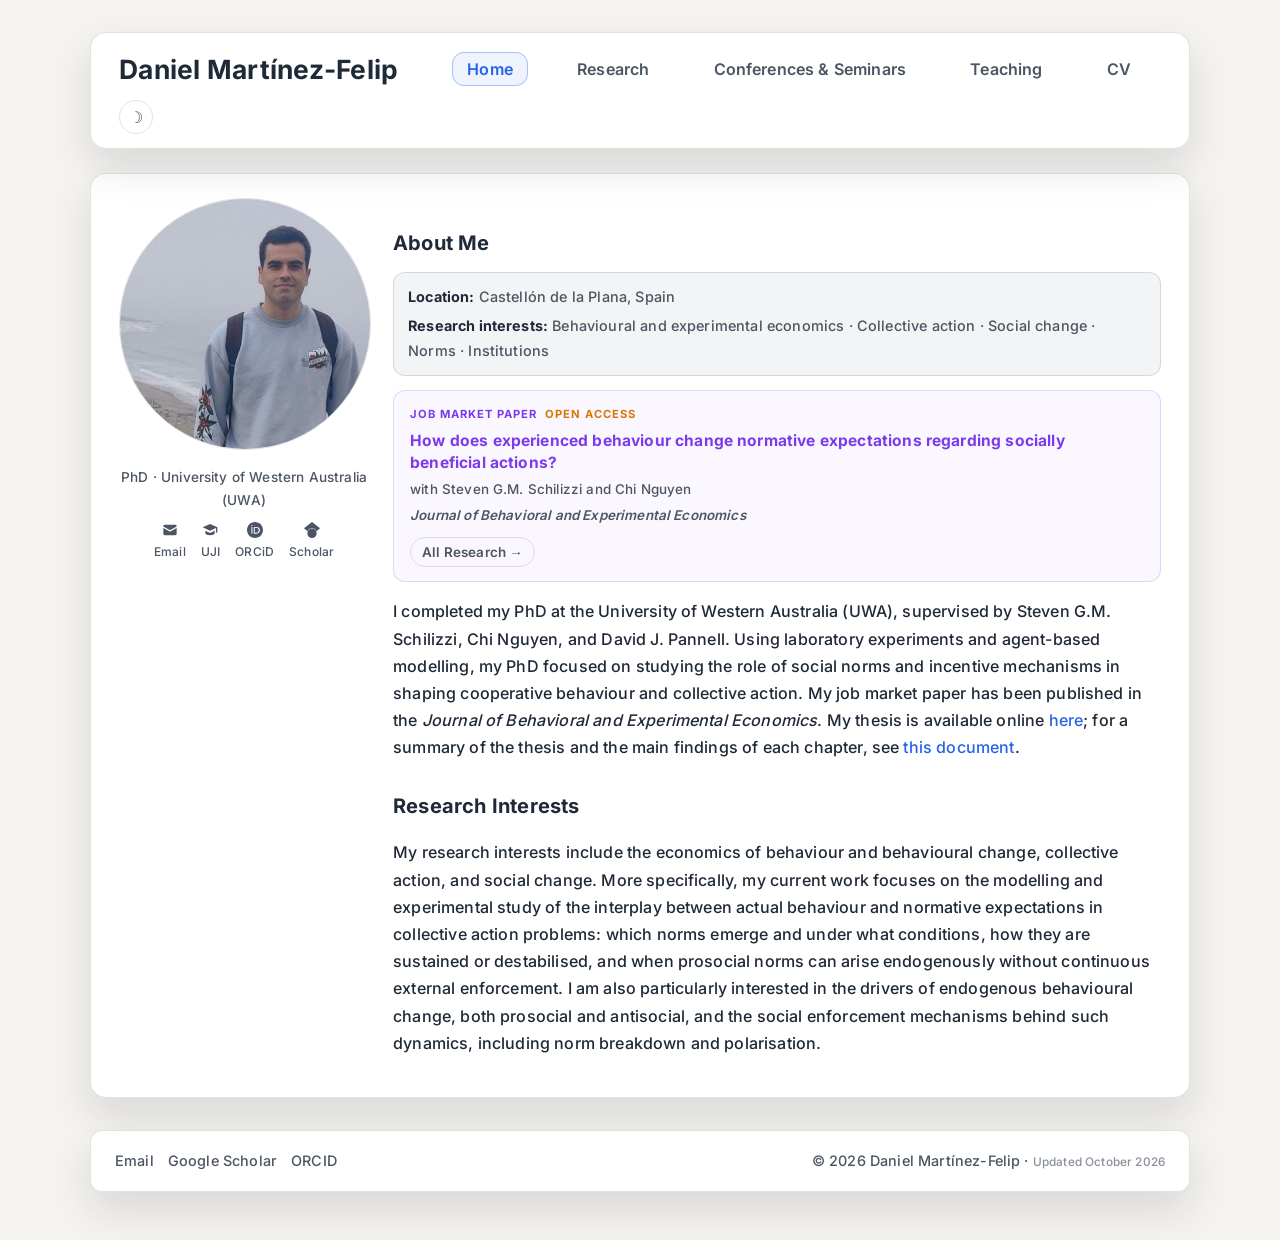
<file: index.html>
<!DOCTYPE html>
<html lang="en">
<head>
    <meta charset="UTF-8">
    <meta name="viewport" content="width=device-width, initial-scale=1.0">
    <title>Daniel Martínez-Felip - About</title>
    <meta name="description" content="Daniel Martínez-Felip — PhD, University of Western Australia (UWA). Research on behavioural economics, social norms, and cooperative behaviour.">
    <meta property="og:title" content="Daniel Martínez-Felip">
    <meta property="og:description" content="PhD, University of Western Australia (UWA). Research on behavioural economics, social norms, and cooperative behaviour.">
    <meta property="og:type" content="website">
    <meta property="og:url" content="https://danielmartinezfelip.github.io/">
    <meta property="og:image" content="https://danielmartinezfelip.github.io/og-card.jpg">
    <meta property="og:image:width" content="1200">
    <meta property="og:image:height" content="630">
    <meta property="og:image:alt" content="Daniel Martínez-Felip — PhD, University of Western Australia. Behavioural and experimental economics.">
    <meta name="twitter:card" content="summary_large_image">
    <meta name="twitter:title" content="Daniel Martínez-Felip">
    <meta name="twitter:description" content="PhD, University of Western Australia (UWA). Research on behavioural economics, social norms, and cooperative behaviour.">
    <meta name="twitter:image" content="https://danielmartinezfelip.github.io/og-card.jpg">
    <link rel="canonical" href="https://danielmartinezfelip.github.io/">
    <link rel="icon" type="image/svg+xml" href="favicon.svg">
    <link rel="stylesheet" href="styles.css">
    <script>(function(){var t=localStorage.getItem('theme');if(t)document.documentElement.setAttribute('data-theme',t);})();</script>
    <script type="application/ld+json">
    {
        "@context": "https://schema.org",
        "@type": "Person",
        "name": "Daniel Martínez-Felip",
        "givenName": "Daniel",
        "familyName": "Martínez-Felip",
        "url": "https://danielmartinezfelip.github.io/",
        "image": "https://danielmartinezfelip.github.io/Daniel_MartinezFelip.jpg",
        "email": "mailto:martinezfelipd@gmail.com",
        "jobTitle": "Behavioural and Experimental Economist",
        "description": "PhD, University of Western Australia (UWA). Research on behavioural economics, social norms, and cooperative behaviour.",
        "identifier": "https://orcid.org/0009-0000-6979-904X",
        "alumniOf": {
            "@type": "CollegeOrUniversity",
            "name": "The University of Western Australia",
            "url": "https://www.uwa.edu.au/"
        },
        "address": {
            "@type": "PostalAddress",
            "addressLocality": "Castellón de la Plana",
            "addressRegion": "Valencian Community",
            "addressCountry": "ES"
        },
        "knowsAbout": [
            "Behavioural economics",
            "Experimental economics",
            "Social norms",
            "Collective action",
            "Agent-based modelling",
            "Environmental economics"
        ],
        "sameAs": [
            "https://orcid.org/0009-0000-6979-904X",
            "https://scholar.google.com/citations?user=IZFSPNoAAAAJ&hl=en",
            "https://www.uji.es/institucional/estructura/personal?p_departamento=93&p_profesor=557126"
        ]
    }
    </script>
<style>
    /* --- Profile / sidebar ---------------------------------- */
    .profile-photo {
        margin: 0;
    }
    .photo-caption {
        margin-top: 8px;
        font-size: 0.85em;
        color: var(--muted);
        text-align: center;
    }
    .contact-icons {
        display: flex;
        flex-wrap: wrap;
        gap: 15px;
        margin-top: 10px;
        justify-content: center;
    }
    .contact-link {
        display: flex;
        flex-direction: column;
        align-items: center;
        color: var(--muted) !important;
        text-decoration: none;
        transition: color 0.3s ease;
    }
    .contact-link:hover {
        color: var(--accent-strong) !important;
    }
    .contact-link svg {
        margin-bottom: 4px;
        height: 1em;
        width: auto;
    }
    .contact-link span {
        font-size: 0.75em;
        text-align: center;
        white-space: nowrap;
    }
    .sidebar h2:first-of-type {
        margin-top: 24px;
    }
    /* --- Quick facts / current work ------------------------- */
    .quick-facts {
        margin: 12px 0 14px;
        padding: 12px 14px;
        border-radius: var(--radius-soft);
        background: var(--surface-alt);
        border: 1px solid var(--border);
        font-size: 0.9em;
    }
    .quick-facts ul {
        list-style: none;
        padding: 0;
        margin: 0;
        display: grid;
        gap: 5px;
        color: var(--muted);
    }
    .quick-facts strong {
        color: var(--text);
    }
    .current-work-banner {
        margin: 0 0 16px;
        padding: 10px 14px;
        border-radius: var(--radius-soft);
        background: rgba(37, 99, 235, 0.04);
        border: 1px solid rgba(37, 99, 235, 0.18);
    }
    .current-work-label {
        font-size: 0.7em;
        font-weight: 700;
        text-transform: uppercase;
        letter-spacing: 0.09em;
        color: var(--accent);
        margin-bottom: 4px;
    }
    .current-work-title {
        margin: 0 0 3px;
        font-weight: 600;
        font-size: 0.92em;
        color: var(--text);
    }
    .current-work-status {
        margin: 0;
        font-size: 0.83em;
        color: var(--muted);
    }
    .sidebar-section {
        margin-bottom: 16px;
    }
    .sidebar-section p {
        margin: 6px 0;
        line-height: 1.6;
    }
    /* --- JMP feature card ----------------------------------- */
    .jmp-card {
        margin: 14px 0 16px;
        padding: 14px 16px;
        border-radius: var(--radius-soft);
        background: rgba(124, 58, 237, 0.04);
        border: 1px solid rgba(124, 58, 237, 0.18);
        transition: border-color 0.2s ease, box-shadow 0.2s ease;
    }
    .jmp-card:hover {
        border-color: rgba(124, 58, 237, 0.3);
        box-shadow: var(--shadow-hover);
    }
    .jmp-card-label {
        font-size: 0.7em;
        font-weight: 700;
        text-transform: uppercase;
        letter-spacing: 0.09em;
        color: #7c3aed;
        margin-bottom: 6px;
    }
    .jmp-card-title {
        font-weight: 700;
        font-size: 0.97em;
        color: var(--text);
        margin: 0 0 4px;
        line-height: 1.4;
    }
    .jmp-card-title a {
        color: #7c3aed;
        text-decoration: none;
    }
    .jmp-card-title a:hover {
        text-decoration: underline;
    }
    .jmp-card-authors {
        font-size: 0.84em;
        color: var(--muted);
        margin: 0 0 3px;
        font-style: normal;
    }
    .jmp-card-status {
        font-size: 0.84em;
        color: var(--muted);
        font-weight: 600;
        margin: 0 0 10px;
    }
    .jmp-card-actions {
        display: flex;
        flex-wrap: wrap;
        gap: 6px;
        align-items: center;
    }
    .jmp-card-actions a {
        font-size: 0.84em;
        font-weight: 600;
        padding: 3px 11px;
        border-radius: 99px;
        text-decoration: none;
        border: 1px solid var(--border);
        color: var(--muted);
        transition: color 0.2s, border-color 0.2s, background-color 0.2s;
    }
    .jmp-card-actions a:hover {
        color: var(--text);
        border-color: var(--accent);
        background-color: rgba(37, 99, 235, 0.06);
        text-decoration: none;
    }
    .jmp-card-actions a.primary {
        background: rgba(124, 58, 237, 0.08);
        border-color: rgba(124, 58, 237, 0.3);
        color: #7c3aed;
    }
    .jmp-card-actions a.primary:hover {
        background: rgba(124, 58, 237, 0.12);
        border-color: rgba(124, 58, 237, 0.4);
    }
    .oa-label {
        color: #d97706;
        font-weight: 600;
    }
    .jmp-card-labels {
        display: flex;
        gap: 8px;
        align-items: center;
        margin-bottom: 6px;
    }
    .jmp-card-labels .jmp-card-label {
        margin-bottom: 0;
    }
    .jmp-card-label-oa {
        color: #d97706;
    }
    /* --- News section (uncomment HTML below to activate) ----
    .news-section {
        margin-top: 28px;
    }
    .news-list {
        list-style: none;
        padding: 0;
        margin: 8px 0 0;
        display: grid;
        gap: 10px;
    }
    .news-list li {
        display: flex;
        gap: 14px;
        align-items: baseline;
        font-size: 0.93em;
        line-height: 1.5;
    }
    .news-date {
        flex-shrink: 0;
        font-weight: 600;
        color: var(--accent);
        min-width: 70px;
        font-size: 0.88em;
    }
    --------------------------------------------------------- */
</style>
</head>
<body>
    <a class="skip-link" href="#main-content">Skip to main content</a>
    <div class="container">
        <header class="card">
            <div class="header-brand">
                <h1>Daniel Martínez-Felip</h1>
            </div>
            <nav>
                <ul>
                    <li><a href="index.html" class="nav-active">Home</a></li>
                    <li><a href="research.html">Research</a></li>
                    <li><a href="conferences.html">Conferences &amp; Seminars</a></li>
                    <li><a href="teaching.html">Teaching</a></li>
                    <li><a href="curriculum_vitae.html" data-modal-trigger data-modal-src="https://drive.google.com/file/d/1kkBXlPWw7fP7WqRtiiAlXHvcyDDM0kmU/preview" data-modal-title="Curriculum Vitae">CV</a></li>
                </ul>
            </nav>
            <button class="theme-toggle" id="theme-toggle" aria-label="Toggle dark mode" title="Toggle dark mode"></button>
        </header>
        <main class="content card" id="main-content">
            <div class="profile-layout">
                <div class="profile-sidebar">
                    <figure class="profile-photo">
                        <img src="Daniel_MartinezFelip.jpg" alt="Daniel Martínez Felip">
                        <figcaption class="photo-caption">PhD · University of Western Australia (UWA)</figcaption>
                    </figure>

                    <div class="contact-icons">
                        <a href="mailto:martinezfelipd@gmail.com" class="contact-link">
                            <svg viewBox="0 0 24 24" aria-hidden="true" height="1.1em" fill="currentColor">
                                <path d="M2 6.2A2.2 2.2 0 0 1 4.2 4h15.6A2.2 2.2 0 0 1 22 6.2v.5l-9.51 5.33a1 1 0 0 1-.98 0L2 6.7v-.5zm0 2.79 9.03 5.06a2 2 0 0 0 1.94 0L22 8.99v8.81A2.2 2.2 0 0 1 19.8 20H4.2A2.2 2.2 0 0 1 2 17.8V8.99z"/>
                            </svg>
                            <span>Email</span>
                        </a>
                        <a href="https://www.uji.es/institucional/estructura/personal?p_departamento=93&amp;p_profesor=557126" class="contact-link">
                            <svg viewBox="0 0 24 24" aria-hidden="true" height="1.1em" fill="currentColor">
                                <path d="M12 3 1 8l11 5 9-4.09V15a1 1 0 0 0 2 0V8L12 3zM5 13.18V17c0 1.66 3.13 3 7 3s7-1.34 7-3v-3.82l-6.16 2.8a2 2 0 0 1-1.68 0L5 13.18z"/>
                            </svg>
                            <span>UJI</span>
                        </a>
                        <a href="https://orcid.org/0009-0000-6979-904X" class="contact-link">
                            <svg viewBox="0 0 24 24" aria-hidden="true" height="1.1em" fill="currentColor">
                                <path d="M12 0C5.372 0 0 5.372 0 12s5.372 12 12 12 12-5.372 12-12S18.628 0 12 0zM7.369 4.378c.525 0 .947.431.947.947 0 .525-.422.947-.947.947-.525 0-.946-.422-.946-.947 0-.516.421-.947.946-.947zm-.722 3.038h1.444v10.041H6.647V7.416zm3.562 0h3.9c3.712 0 5.344 2.653 5.344 5.025 0 2.578-2.016 5.025-5.325 5.025h-3.919V7.416zm1.444 1.303v7.444h2.297c2.359 0 3.588-1.444 3.588-3.722 0-2.016-1.088-3.722-3.588-3.722h-2.297z"/>
                            </svg>
                            <span>ORCiD</span>
                        </a>
                        <a href="https://scholar.google.com/citations?user=IZFSPNoAAAAJ&hl=en" class="contact-link">
                            <svg viewBox="0 0 24 24" aria-hidden="true" height="1.1em" fill="currentColor">
                                <path d="M5.242 13.769L0 9.5 12 0l12 9.5-5.242 4.269C17.548 11.249 14.978 9.5 12 9.5c-2.977 0-5.548 1.748-6.758 4.269zM12 10a7 7 0 1 0 0 14 7 7 0 0 0 0-14z"/>
                            </svg>
                            <span>Scholar</span>
                        </a>
                    </div>

                    <!-- Resources section commented out
                    <div class="sidebar-section">
                        <h2>Resources</h2>
                        <p><a href="https://www.otree.org/">oTree</a></p>
                        <p><a href="https://cran.r-project.org/">R Project</a> & <a href="https://posit.co/">RStudio</a></p>
                        <p><a href="https://www.latex-project.org/get/">LaTeX</a> & <a href="https://www.texstudio.org/">TeXstudio</a></p>
                        <p><a href="https://www.zotero.org/">Zotero</a> & <a href="https://retorque.re/zotero-better-bibtex/">Better BibTeX</a></p>
                        <p><a href="https://pandoc.org/">Pandoc</a></p>
                    </div>
                    -->
                </div>
                <div class="profile-main">
                    <!--
                    <div class="job-market-banner">
                        <span class="job-market-dot" aria-hidden="true"></span>
                        <span class="job-market-text"><strong>On the job market</strong> · Available for positions starting 2026. <a href="curriculum_vitae.html" data-modal-trigger data-modal-src="https://drive.google.com/file/d/1kkBXlPWw7fP7WqRtiiAlXHvcyDDM0kmU/preview" data-modal-title="Curriculum Vitae">View CV</a></span>
                    </div>
                    -->
                    <h2>About Me</h2>
                    <div class="quick-facts card">
                        <ul>
                            <li><strong>Location:</strong> Castellón de la Plana, Spain</li>
                            <li><strong>Research interests:</strong> Behavioural and experimental economics · Collective action · Social change · Norms · Institutions <!-- · AI --></li>
                        </ul>
                    </div>
                    <div class="jmp-card">
                        <div class="jmp-card-labels">
                            <div class="jmp-card-label">Job Market Paper</div>
                            <div class="jmp-card-label jmp-card-label-oa">Open Access</div>
                        </div>
                        <p class="jmp-card-title"><a href="https://doi.org/10.1016/j.socec.2026.102559" target="_blank" rel="noopener">How does experienced behaviour change normative expectations regarding socially beneficial actions?</a></p>
                        <p class="jmp-card-authors">with Steven G.M. Schilizzi and Chi Nguyen</p>
                        <p class="jmp-card-status">Published · <em>Journal of Behavioral and Experimental Economics</em> · <span class="oa-label">Open Access</span></p>
                        <div class="jmp-card-actions">
                            <a href="research.html">All Research →</a>
                        </div>
                    </div>

                    <!-- RESEARCH STATEMENT — remove comment tags to activate
                    <div class="statement-card">
                        <div class="statement-card-label">Research Statement</div>
                        <p class="statement-excerpt">My research asks how normative expectations change — not just how they constrain behaviour, but when and why people update what they consider appropriate. I combine laboratory experiments and spatial agent-based models to identify the mechanisms behind cooperative tipping points and explore how institutional design can steer communities toward durable behavioural change.</p>
                        <button class="statement-more-btn" type="button">Read full statement →</button>
                        <div class="statement-full">
                            A central claim in my research is that norms and behaviour are jointly determined: observed behaviour updates what people regard as appropriate, which in turn shapes future choices. This bidirectional causation makes cooperation both fragile and engineerable — small shifts in community composition, in the signals people observe, or in institutional rules can trigger persistent, system-level changes in collective outcomes. My experimental work traces how individual normative expectations shift as behaviour unfolds, using panel elicitation to generate evidence on the mechanisms of normative change that are difficult to identify from observational data alone. My theoretical work uses spatial agent-based models to examine how heterogeneity in individuals' normative commitments determines whether cooperative tipping points can seed locally and diffuse — and what this implies for the timing and targeting of policy interventions. A broader question runs through this research: how do collective expectations adapt when the environment changes rapidly? The economics of artificial intelligence is a natural extension of this agenda — as AI systems reshape the social and informational contexts in which expectations form, understanding how people revise their perceptions of appropriate behaviour, and how those perceptions aggregate into collective responses, becomes both urgent and tractable with the tools I develop.
                        </div>
                    </div>
                    -->

                    <p>I completed my PhD at the University of Western Australia (UWA), supervised by Steven G.M. Schilizzi, Chi Nguyen, and David J. Pannell. Using laboratory experiments and agent-based modelling, my PhD focused on studying the role of social norms and incentive mechanisms in shaping cooperative behaviour and collective action. My job market paper has been published in the <em>Journal of Behavioral and Experimental Economics</em>. My thesis is available online <a href="https://research-repository.uwa.edu.au/en/publications/the-interaction-of-non-financial-incentives-and-normative-expecta/" target="_blank" rel="noopener">here</a>; for a summary of the thesis and the main findings of each chapter, see <a href="https://drive.google.com/file/d/1JQnQrwjociHyd4RyVjcxcjJ1sLwfFOoq/view?usp=drivesdk" data-modal-trigger data-modal-src="https://drive.google.com/file/d/1JQnQrwjociHyd4RyVjcxcjJ1sLwfFOoq/preview" data-modal-title="PhD Thesis Summary">this document</a>.</p>

                    <h2>Research Interests</h2>
                    <p> My research interests include the economics of behaviour and behavioural change, collective action, and social change<!-- , and the role of AI in shaping economic and social dynamics -->. More specifically, my current work focuses on the modelling and experimental study of the interplay between actual behaviour and normative expectations in collective action problems: which norms emerge and under what conditions, how they are sustained or destabilised, and when prosocial norms can arise endogenously without continuous external enforcement. I am also particularly interested in the drivers of endogenous behavioural change, both prosocial and antisocial, and the social enforcement mechanisms behind such dynamics, including norm breakdown and polarisation. <!-- A related interest is how AI transforms the contexts in which norms form, and how people revise their sense of appropriate behaviour as AI systems become embedded in economic and social life. -->
</p>

                    <!-- NEWS SECTION — remove the comment tags below to activate
                    <div class="news-section">
                        <h2>News &amp; Updates</h2>
                        <ul class="news-list">
                            <li>
                                <span class="news-date">Month Year</span>
                                <span>Description of news item.</span>
                            </li>
                        </ul>
                    </div>
                    -->
                </div>
            </div>
        </main>
        <footer class="site-footer card">
            <div class="footer-links">
                <a href="mailto:martinezfelipd@gmail.com">Email</a>
                <a href="https://scholar.google.com/citations?user=IZFSPNoAAAAJ&hl=en">Google Scholar</a>
                <a href="https://orcid.org/0009-0000-6979-904X">ORCID</a>
            </div>
            <div>© 2026 Daniel Martínez-Felip · <span class="footer-updated">Updated October 2026</span></div>
        </footer>
    </div>
    <script>
        /* Sync JMP card from research.html — single source of truth */
        (function () {
            fetch('research.html')
                .then(function (r) { return r.text(); })
                .then(function (html) {
                    var doc = new DOMParser().parseFromString(html, 'text/html');
                    var jmpEntry = Array.from(doc.querySelectorAll('.paper-entry'))
                        .find(function (el) { return el.querySelector('.badge-jmp'); });
                    if (!jmpEntry) return;

                    var title   = jmpEntry.querySelector('.paper-title');
                    var authors = jmpEntry.querySelector('.paper-authors');
                    var status  = jmpEntry.querySelector('.paper-status');

                    if (title)   document.querySelector('.jmp-card-title').innerHTML      = title.innerHTML;
                    if (authors) document.querySelector('.jmp-card-authors').textContent  = authors.textContent;
                    if (status)  document.querySelector('.jmp-card-status').innerHTML     = status.innerHTML;
                })
                .catch(function () {}); /* silently keep static fallback on failure */
        })();
    </script>
    <script src="site.js"></script>
</body>
</html>
</file>
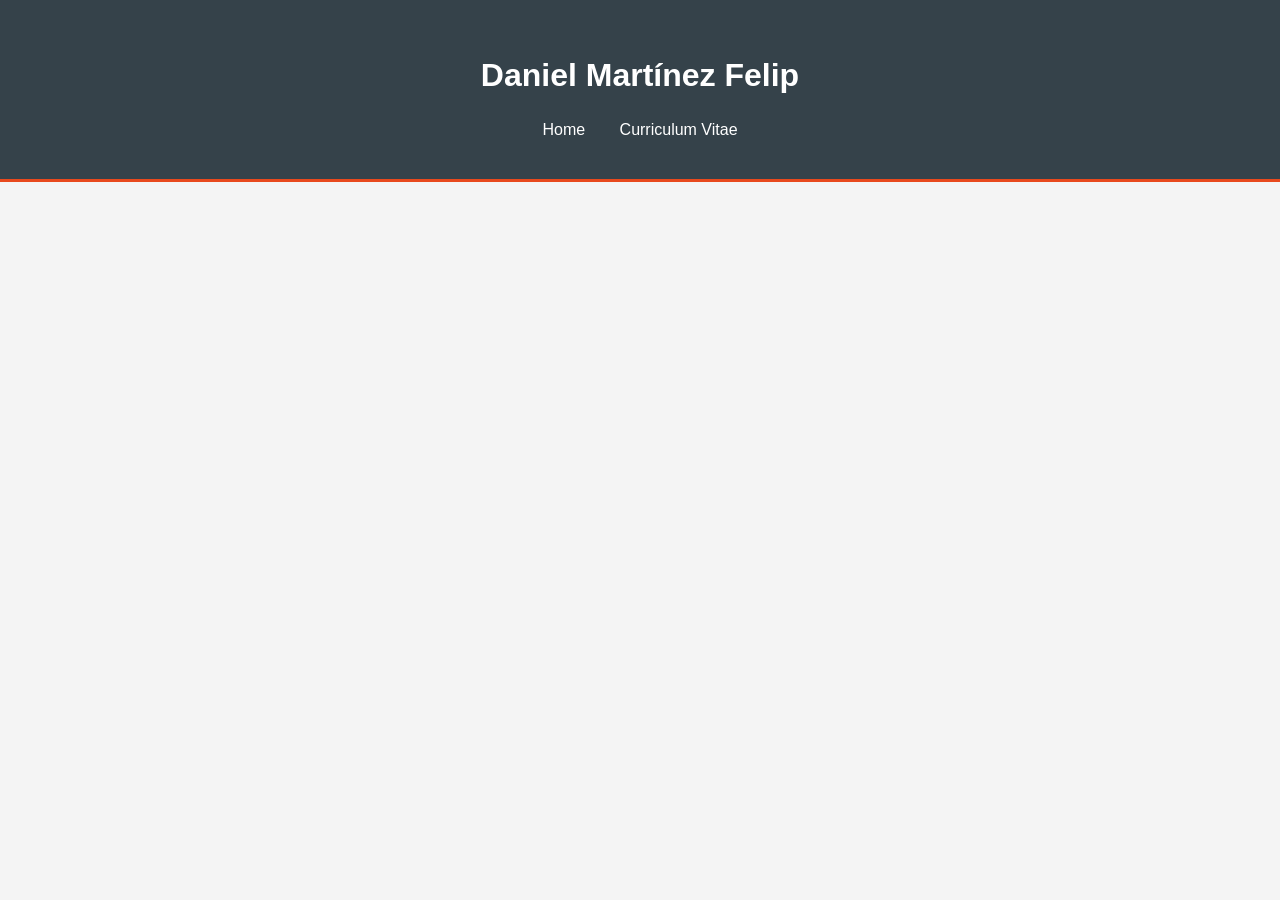
<file: Curriculum_Vitae.html>
<!DOCTYPE html>
<html lang="en">
<head>
    <meta charset="UTF-8">
    <meta name="viewport" content="width=device-width, initial-scale=1.0">
    <title>Daniel Martínez Felip - Curriculum Vitae </title>
    <style>
        body {
            font-family: Arial, sans-serif;
            line-height: 1.6;
            margin: 0;
            padding: 0;
            background-color: #f4f4f4;
        }
        .container {
            width: 80%;
            margin: auto;
            overflow: hidden;
            padding: 20px;
        }
        header {
            background: #35424a;
            color: white;
            padding-top: 30px;
            min-height: 70px;
            border-bottom: #e8491d 3px solid;
        }
        header h1 {
            margin: 0;
            text-align: center;
        }
        nav ul {
            padding: 0;
            list-style: none;
            text-align: center;
        }
        nav ul li {
            display: inline;
            margin: 0 15px;
        }
        nav ul li a {
            color: white;
            text-decoration: none;
        }
        .content {
            display: flex;
            margin-top: 20px;
            background: white;
            padding: 20px;
            border-radius: 5px;
        }
        .content img {
            margin-right: 20px;
            border-radius: 5px;
            max-width: 200px;
            max-height: 200px;
        }
        .content .text {
            flex: 1;
        }
    </style>
</head>
<body>
    <header>
        <div class="container">
            <h1>Daniel Martínez Felip</h1>
            <nav>
                <ul>
                    <li><a href="index.html">Home</a></li>
                    <li><a href="Curriculum_Vitae.html">Curriculum Vitae</a></li>
                </ul>
            </nav> 
        </div>
    </header>
</body>
</html>
</file>
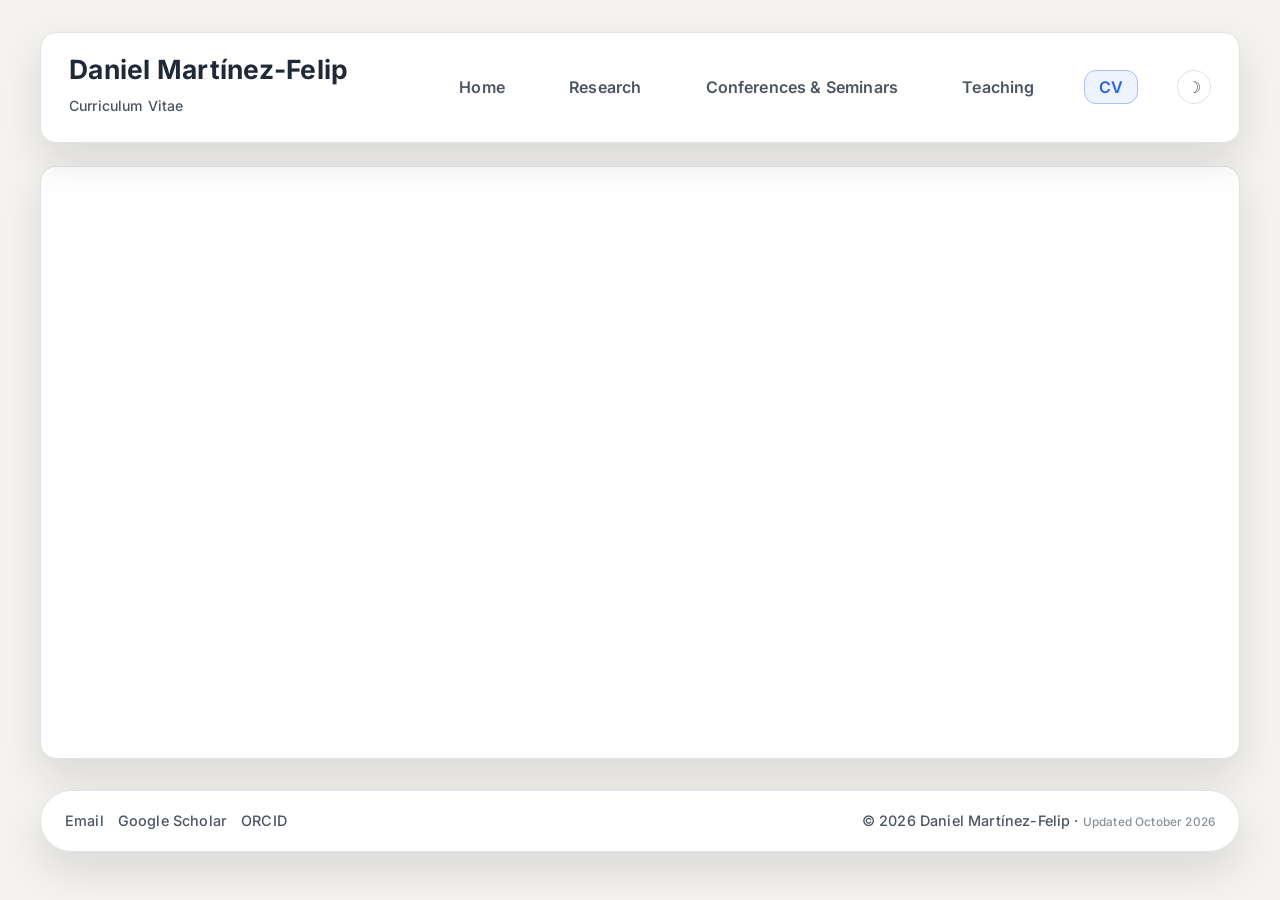
<file: curriculum_vitae.html>
<!DOCTYPE html>
<html lang="en">
<head>
    <meta charset="UTF-8">
    <meta name="viewport" content="width=device-width, initial-scale=1.0">
    <title>Daniel Martínez-Felip - Curriculum Vitae</title>
    <meta name="description" content="Curriculum Vitae of Daniel Martínez-Felip, PhD, University of Western Australia (UWA).">
    <meta property="og:title" content="CV — Daniel Martínez-Felip">
    <meta property="og:description" content="Curriculum Vitae of Daniel Martínez-Felip, PhD, University of Western Australia (UWA).">
    <meta property="og:type" content="website">
    <meta property="og:url" content="https://danielmartinezfelip.github.io/curriculum_vitae.html">
    <meta property="og:image" content="https://danielmartinezfelip.github.io/og-card.jpg">
    <meta property="og:image:width" content="1200">
    <meta property="og:image:height" content="630">
    <meta property="og:image:alt" content="Daniel Martínez-Felip — PhD, University of Western Australia. Behavioural and experimental economics.">
    <meta name="twitter:card" content="summary_large_image">
    <meta name="twitter:title" content="CV — Daniel Martínez-Felip">
    <meta name="twitter:description" content="Curriculum Vitae of Daniel Martínez-Felip, PhD, University of Western Australia (UWA).">
    <meta name="twitter:image" content="https://danielmartinezfelip.github.io/og-card.jpg">
    <link rel="canonical" href="https://danielmartinezfelip.github.io/curriculum_vitae.html">
    <link rel="icon" type="image/svg+xml" href="favicon.svg">
    <link rel="stylesheet" href="styles.css">
    <script>(function(){var t=localStorage.getItem('theme');if(t)document.documentElement.setAttribute('data-theme',t);})();</script>
    <style>
        /* --- CV-specific overrides ------------------------------ */
        body {
            height: 100vh;         /* exact viewport; no scroll on CV page */
        }
        .container {
            width: min(1200px, 94%);
            display: flex;
            flex-direction: column;
        }
        header h2 {
            margin-bottom: 10px;
        }
        .pdf-container {
            flex: 1;
            display: flex;
            justify-content: center;
            align-items: center;
            width: 100%;
            height: calc(100vh - 180px);
            padding: 24px 0 0;
        }
        iframe {
            width: 100%;
            height: 100%;
            border: 1px solid var(--border);
            border-radius: var(--radius);
            display: block;
            background: var(--surface);
            box-shadow: var(--shadow);
        }
        .site-footer {
            border-radius: 999px;   /* pill shape on CV page */
        }
        @media (max-width: 768px) {
            header {
                padding: 16px 18px;
            }
            .pdf-container {
                height: calc(100vh - 160px);
            }
            .site-footer {
                border-radius: 24px;
            }
        }
    </style>
</head>
<body>
    <a class="skip-link" href="#main-content">Skip to main content</a>
    <div class="container">
        <header class="card">
            <div class="header-brand">
                <h1>Daniel Martínez-Felip</h1>
                <h2>Curriculum Vitae</h2>
            </div>
            <nav>
                <ul>
                    <li><a href="index.html">Home</a></li>
                    <li><a href="research.html">Research</a></li>
                    <li><a href="conferences.html">Conferences &amp; Seminars</a></li>
                    <li><a href="teaching.html">Teaching</a></li>
                    <li><a href="curriculum_vitae.html" class="nav-active">CV</a></li>
                </ul>
            </nav>
            <button class="theme-toggle" id="theme-toggle" aria-label="Toggle dark mode" title="Toggle dark mode"></button>
        </header>

        <main class="pdf-container" id="main-content">
            <iframe src="https://drive.google.com/file/d/1kkBXlPWw7fP7WqRtiiAlXHvcyDDM0kmU/preview" title="Curriculum Vitae" allowfullscreen></iframe>
        </main>
        <footer class="site-footer card">
            <div class="footer-links">
                <a href="mailto:martinezfelipd@gmail.com">Email</a>
                <a href="https://scholar.google.com/citations?user=IZFSPNoAAAAJ&hl=en">Google Scholar</a>
                <a href="https://orcid.org/0009-0000-6979-904X">ORCID</a>
            </div>
            <div>© 2026 Daniel Martínez-Felip · <span class="footer-updated">Updated October 2026</span></div>
        </footer>
    </div>
    <script src="site.js"></script>
</body>
</html>
</file>
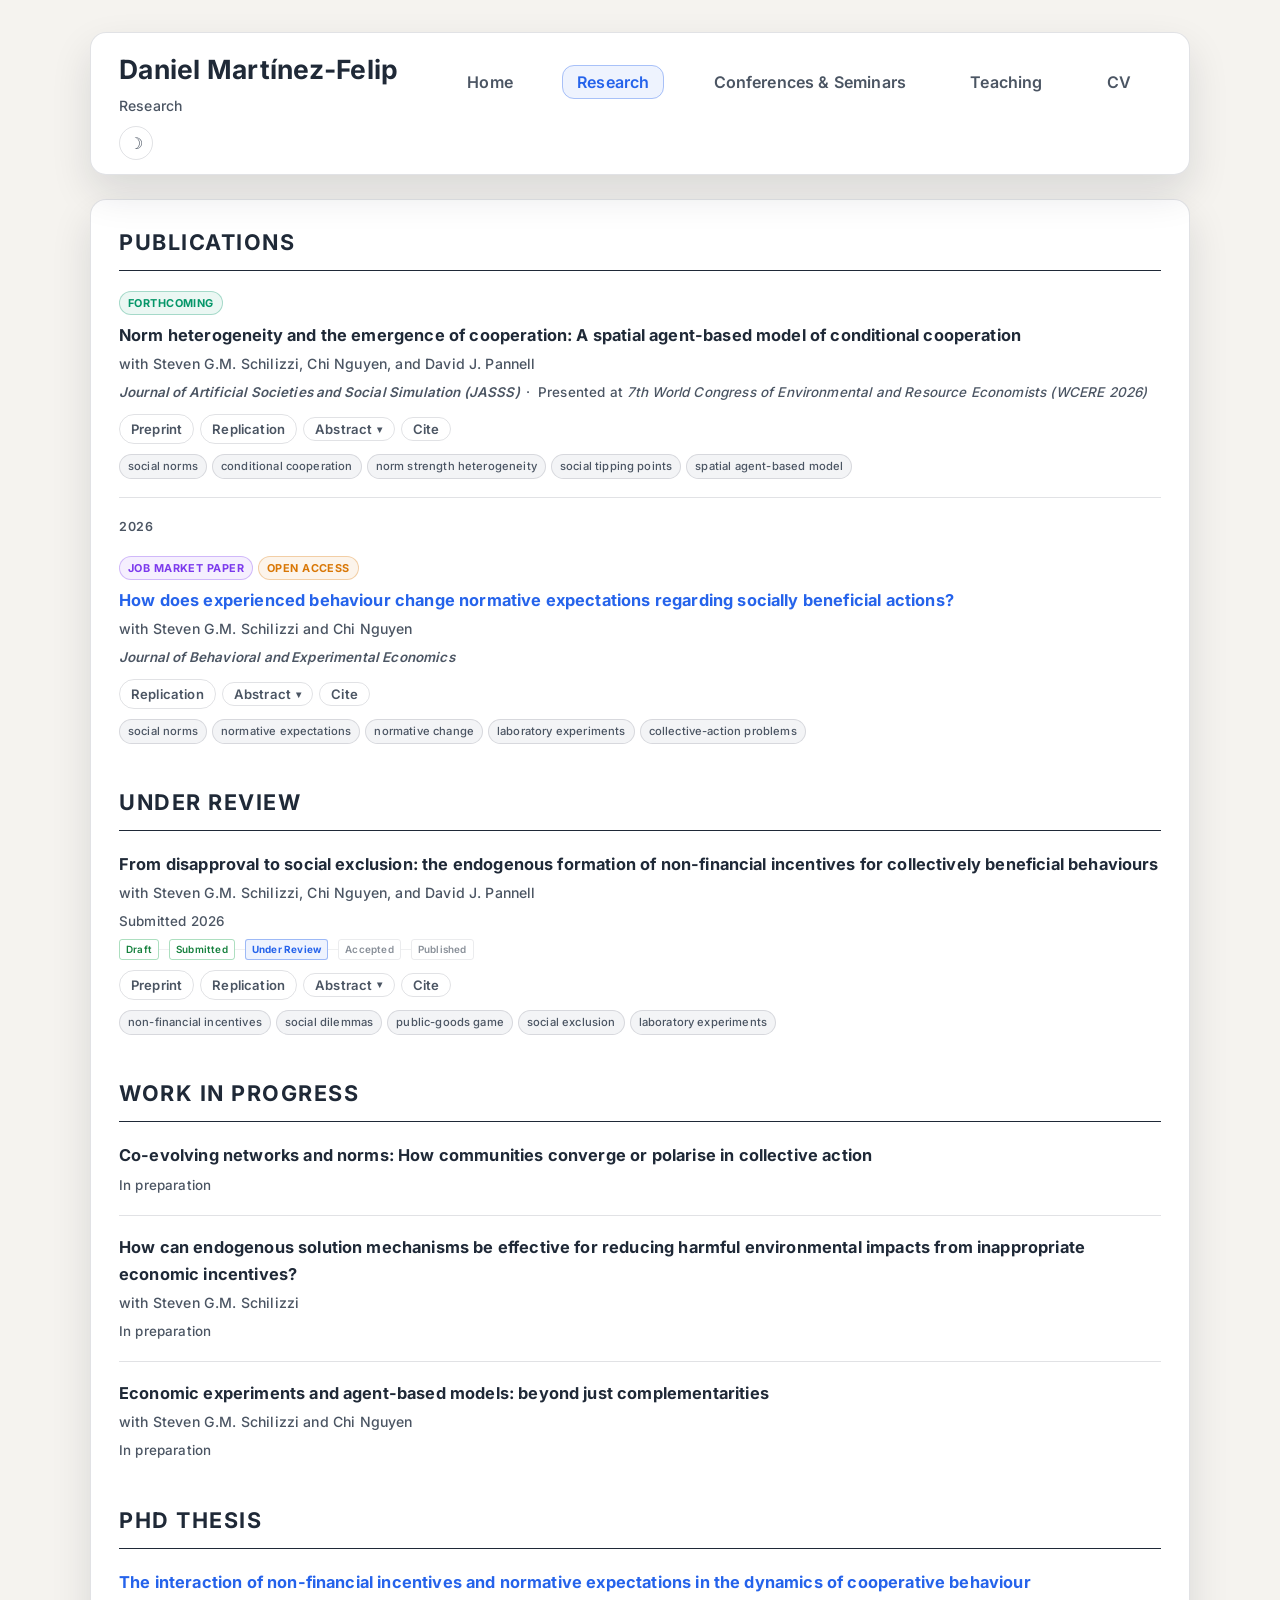
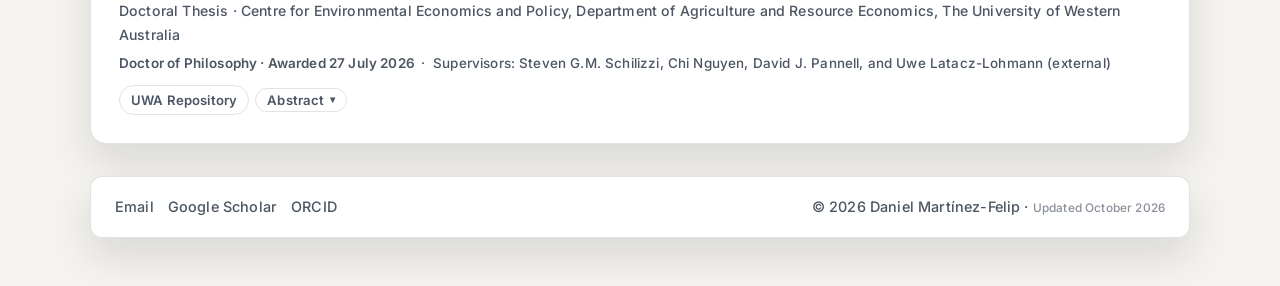
<file: research.html>
<!DOCTYPE html>
<html lang="en">
<head>
    <meta charset="UTF-8">
    <meta name="viewport" content="width=device-width, initial-scale=1.0">
    <title>Daniel Martínez-Felip - Research</title>
    <meta name="description" content="Research by Daniel Martínez-Felip on social norms, cooperative behaviour, and behavioural economics. Working papers and publications.">
    <meta property="og:title" content="Research — Daniel Martínez-Felip">
    <meta property="og:description" content="Working papers and research on social norms, cooperative behaviour, and behavioural economics.">
    <meta property="og:type" content="website">
    <meta property="og:url" content="https://danielmartinezfelip.github.io/research.html">
    <meta property="og:image" content="https://danielmartinezfelip.github.io/og-card.jpg">
    <meta property="og:image:width" content="1200">
    <meta property="og:image:height" content="630">
    <meta property="og:image:alt" content="Daniel Martínez-Felip — PhD, University of Western Australia. Behavioural and experimental economics.">
    <meta name="twitter:card" content="summary_large_image">
    <meta name="twitter:title" content="Research — Daniel Martínez-Felip">
    <meta name="twitter:description" content="Working papers and research on social norms, cooperative behaviour, and behavioural economics.">
    <meta name="twitter:image" content="https://danielmartinezfelip.github.io/og-card.jpg">
    <link rel="canonical" href="https://danielmartinezfelip.github.io/research.html">
    <link rel="icon" type="image/svg+xml" href="favicon.svg">
    <link rel="stylesheet" href="styles.css">
    <script>(function(){var t=localStorage.getItem('theme');if(t)document.documentElement.setAttribute('data-theme',t);})();</script>
    <script type="application/ld+json">
    {
        "@context": "https://schema.org",
        "@graph": [
            {
                "@type": "ScholarlyArticle",
                "@id": "https://doi.org/10.1016/j.socec.2026.102559",
                "headline": "How does experienced behaviour change normative expectations regarding socially beneficial actions?",
                "name": "How does experienced behaviour change normative expectations regarding socially beneficial actions?",
                "author": [
                    { "@type": "Person", "name": "Daniel Martínez-Felip", "url": "https://danielmartinezfelip.github.io/" },
                    { "@type": "Person", "name": "Steven G.M. Schilizzi" },
                    { "@type": "Person", "name": "Chi Nguyen" }
                ],
                "datePublished": "2026",
                "isPartOf": {
                    "@type": "Periodical",
                    "name": "Journal of Behavioral and Experimental Economics",
                    "issn": "2214-8043"
                },
                "volumeNumber": "122",
                "pagination": "102559",
                "identifier": "https://doi.org/10.1016/j.socec.2026.102559",
                "sameAs": "https://www.sciencedirect.com/science/article/pii/S2214804326000509",
                "isAccessibleForFree": true,
                "keywords": [
                    "Social norms",
                    "Normative expectations",
                    "Normative change",
                    "Laboratory experiments",
                    "Collective action problems"
                ]
            },
            {
                "@type": "Thesis",
                "@id": "https://doi.org/10.26182/nr7e-j345",
                "name": "The interaction of non-financial incentives and normative expectations in the dynamics of cooperative behaviour",
                "inSupportOf": "Doctor of Philosophy",
                "author": {
                    "@type": "Person",
                    "name": "Daniel Martínez-Felip",
                    "url": "https://danielmartinezfelip.github.io/"
                },
                "datePublished": "2026-07-27",
                "publisher": {
                    "@type": "CollegeOrUniversity",
                    "name": "The University of Western Australia",
                    "url": "https://www.uwa.edu.au/"
                },
                "identifier": "https://doi.org/10.26182/nr7e-j345",
                "url": "https://research-repository.uwa.edu.au/en/publications/the-interaction-of-non-financial-incentives-and-normative-expecta/"
            }
        ]
    }
    </script>
    <style>
        /* --- Research section layout ---------------------------- */
        .section-empty-note {
            padding: 14px 0 4px;
            font-size: 0.88em;
            color: var(--muted);
            font-style: italic;
        }

        /* --- Flat paper entries --------------------------------- */
        .paper-entry {
            padding: 18px 0;
            border-bottom: 1px solid var(--border);
        }
        .paper-entry:last-child {
            border-bottom: none;
            padding-bottom: 4px;
        }
        .paper-entry p {
            margin: 0;
        }

        /* --- Badges --------------------------------------------- */
        .badge {
            display: inline-flex;
            align-items: center;
            gap: 5px;
            padding: 2px 8px;
            border-radius: 99px;
            font-size: 0.68em;
            font-weight: 700;
            letter-spacing: 0.04em;
            text-transform: uppercase;
        }
        .badge-jmp {
            background: rgba(124, 58, 237, 0.08);
            border: 1px solid rgba(124, 58, 237, 0.3);
            color: #7c3aed;
        }
        .badge-oa {
            background: rgba(217, 119, 6, 0.08);
            border: 1px solid rgba(217, 119, 6, 0.3);
            color: #d97706;
        }
        .badge-forthcoming {
            background: rgba(5, 150, 105, 0.08);
            border: 1px solid rgba(5, 150, 105, 0.3);
            color: #059669;
        }

        .paper-badges {
            display: flex;
            flex-wrap: wrap;
            gap: 5px;
            margin-bottom: 7px;
        }

        /* --- Paper content -------------------------------------- */
        .paper-title {
            font-size: 1.02em;
            line-height: 1.4;
            font-weight: 700;
            color: var(--text);
        }
        .paper-title a {
            color: var(--accent);
            text-decoration: none;
        }
        .paper-title a:hover {
            text-decoration: underline;
        }
        .paper-authors {
            display: block;
            margin-top: 3px;
            color: var(--muted);
            font-style: normal;
            font-size: 0.88em;
        }
        .paper-meta {
            display: flex;
            flex-wrap: wrap;
            gap: 6px;
            align-items: center;
            margin-top: 5px;
            font-size: 0.84em;
        }
        .paper-meta-item {
            display: inline-flex;
            align-items: center;
            gap: 4px;
            color: var(--muted);
        }
        .paper-meta-item::before {
            content: '·';
            margin-right: 4px;
        }
        .paper-meta-item:first-child::before {
            content: none;
        }
        .paper-status {
            font-weight: 600;
        }

        /* --- Action buttons ------------------------------------- */
        .paper-actions {
            display: flex;
            flex-wrap: wrap;
            gap: 6px;
            margin-top: 10px;
            align-items: center;
        }
        .preprint-button,
        .replication-button {
            background: transparent;
            border: 1px solid var(--border);
            border-radius: 99px;
            padding: 3px 11px;
            color: var(--muted);
            font-family: 'Inter', 'Aptos', 'Segoe UI', sans-serif;
            font-size: 0.82em;
            font-weight: 600;
            cursor: pointer;
            display: inline-flex;
            align-items: center;
            gap: 5px;
            text-decoration: none;
            transition: color 0.2s ease, border-color 0.2s ease, background-color 0.2s ease;
        }
        .preprint-button:hover,
        .replication-button:hover {
            color: var(--text);
            border-color: var(--accent);
            background-color: rgba(37, 99, 235, 0.06);
            text-decoration: none;
        }
        .abstract-toggle {
            background: transparent;
            border: 1px solid var(--border);
            border-radius: 99px;
            padding: 3px 11px;
            color: var(--muted);
            font-family: 'Inter', 'Aptos', 'Segoe UI', sans-serif;
            font-size: 0.82em;
            font-weight: 600;
            cursor: pointer;
            display: inline-flex;
            align-items: center;
            gap: 5px;
            transition: color 0.2s ease, border-color 0.2s ease, background-color 0.2s ease;
        }
        .abstract-toggle:hover {
            color: var(--text);
            border-color: var(--accent);
            background-color: rgba(37, 99, 235, 0.06);
        }
        .abstract-toggle .toggle-icon {
            font-size: 0.8em;
            transition: transform 0.25s ease;
            display: inline-block;
        }
        .abstract-toggle.open .toggle-icon {
            transform: rotate(180deg);
        }
        .abstract-body {
            display: none;
            margin-top: 10px;
            padding: 10px 13px;
            border-radius: 8px;
            background: var(--surface-alt);
            border: 1px solid var(--border);
            font-size: 0.88em;
            color: var(--muted);
            line-height: 1.6;
        }
        .abstract-body.open {
            display: block;
            animation: fadeIn 0.2s ease-out both;
        }
        @media (prefers-reduced-motion: reduce) {
            .abstract-toggle .toggle-icon { transition: none; }
        }

        /* --- Keywords ------------------------------------------- */
        .paper-keywords {
            display: flex;
            flex-wrap: wrap;
            gap: 5px;
            margin-top: 10px;
        }
        .keyword-tag {
            font-size: 0.7em;
            padding: 2px 8px;
            border-radius: 99px;
            background: var(--surface-alt);
            border: 1px solid var(--border);
            color: var(--muted);
            font-family: inherit;
        }
    </style>
</head>
<body>
    <a class="skip-link" href="#main-content">Skip to main content</a>
    <div class="container">
        <header class="card">
            <div class="header-brand">
                <h1>Daniel Martínez-Felip</h1>
                <h2>Research</h2>
            </div>
            <nav>
                <ul>
                    <li><a href="index.html">Home</a></li>
                    <li><a href="research.html" class="nav-active">Research</a></li>
                    <li><a href="conferences.html">Conferences &amp; Seminars</a></li>
                    <li><a href="teaching.html">Teaching</a></li>
                    <li><a href="curriculum_vitae.html" data-cv-trigger>CV</a></li>
                </ul>
            </nav>
            <button class="theme-toggle" id="theme-toggle" aria-label="Toggle dark mode" title="Toggle dark mode"></button>
        </header>

        <main class="content card" id="main-content">

            <!-- ── Publications ─────────────────────────────────── -->
            <div class="page-section">
                <div class="section-heading">
                    <h2>Publications</h2>
                </div>

                <div class="paper-entry">
                    <div class="paper-badges">
                        <span class="badge badge-forthcoming">Forthcoming</span>
                    </div>
                    <p>
                        <strong class="paper-title">Norm heterogeneity and the emergence of cooperation: A spatial agent-based model of conditional cooperation</strong>
                        <em class="paper-authors">with Steven G.M. Schilizzi, Chi Nguyen, and David J. Pannell</em>
                    </p>
                    <div class="paper-meta">
                        <span class="paper-meta-item paper-status"><em>Journal of Artificial Societies and Social Simulation (JASSS)</em></span>
                        <span class="paper-meta-item">Presented at <em>7th World Congress of Environmental and Resource Economists (WCERE 2026)</em></span>
                    </div>
                    <div class="paper-actions">
                        <a class="preprint-button" href="https://doi.org/10.31235/osf.io/4tfvj_v1">Preprint</a>
                        <a class="replication-button" href="https://osf.io/ptu9s" target="_blank" rel="noopener">Replication</a>
                        <button class="abstract-toggle" data-abstract-toggle="abstract-3" type="button">
                            Abstract <span class="toggle-icon">▾</span>
                        </button>
                        <button class="cite-btn" type="button" data-bib="@article{martinezfelip2026normheterogeneity,
  title        = {Norm heterogeneity and the emergence of cooperation: {A} spatial agent-based model of conditional cooperation},
  author       = {Mart{\'i}nez-Felip, Daniel and Schilizzi, Steven G.M. and Nguyen, Chi and Pannell, David J.},
  journal      = {Journal of Artificial Societies and Social Simulation},
  year         = {forthcoming},
  note         = {Preprint available at https://doi.org/10.31235/osf.io/4tfvj\_v1}
}">Cite</button>
                    </div>
                    <div class="abstract-body" id="abstract-3">
                        The resolution of collective-action problems often depends on social norms and pressure to conform to group behaviour, yet individuals typically differ in how strongly they perceive and internalise these norms. While existing models of norm change and social tipping often assume homogeneous and static normative expectations, recent evidence suggests substantial heterogeneity in the perceived norm strength. We study how different compositions of such heterogeneity within a community shape the emergence and internalisation of cooperative behaviour. We develop a spatial agent-based model in which agents follow a conditional-cooperation norm but differ in norm strength, characterised as either tight or loose. Agents interact locally and update their cooperation thresholds endogenously through a combination of payoff-driven learning and social learning from experiencing group behaviour. Our results show that introducing a moderate share of loose-norm individuals into otherwise tight-dominated communities can facilitate the emergence of cooperative tipping points by enabling cooperation to seed and spread locally, even when agents place zero weight on social-relative-to-financial learning. However, whether cooperation becomes internalised and persists depends critically on the relative weight given to social and financial learning. A higher weight on social learning amplifies local behavioural feedbacks, sharpens tipping-point dynamics, and allows agents with tight social norms to internalise cooperation such that it can be sustained with fewer cooperating group members. Once cooperation spreads, conformity pressure stabilises cooperative behaviour among loose-social-norm agents. Taken together, our findings highlight the importance of community composition and norm-strength heterogeneity for collective-action dynamics, and show how heterogeneity in perceived norm strength can generate abrupt and persistent transitions in cooperative behaviour.
                    </div>
                    <div class="paper-keywords">
                        <span class="keyword-tag">social norms</span>
                        <span class="keyword-tag">conditional cooperation</span>
                        <span class="keyword-tag">norm strength heterogeneity</span>
                        <span class="keyword-tag">social tipping points</span>
                        <span class="keyword-tag">spatial agent-based model</span>
                    </div>
                </div>

                <div class="year-label">2026</div>

                <div class="paper-entry">
                    <div class="paper-badges">
                        <span class="badge badge-jmp">Job Market Paper</span>
                        <span class="badge badge-oa">Open Access</span>
                    </div>
                    <p>
                        <strong class="paper-title"><a href="https://doi.org/10.1016/j.socec.2026.102559" target="_blank" rel="noopener">How does experienced behaviour change normative expectations regarding socially beneficial actions?</a></strong>
                        <em class="paper-authors">with Steven G.M. Schilizzi and Chi Nguyen</em>
                    </p>
                    <div class="paper-meta">
                        <span class="paper-meta-item paper-status"><em>Journal of Behavioral and Experimental Economics</em></span>
                    </div>
                    <div class="paper-actions">
                        <a class="replication-button" href="https://osf.io/v4q9b/files/osfstorage" target="_blank" rel="noopener">Replication</a>
                        <button class="abstract-toggle" data-abstract-toggle="abstract-1" type="button">
                            Abstract <span class="toggle-icon">▾</span>
                        </button>
                        <button class="cite-btn" type="button" data-bib="@article{MARTINEZFELIP2026102559,
title = {How does experienced behaviour change normative expectations regarding socially beneficial actions?},
journal = {Journal of Behavioral and Experimental Economics},
volume = {122},
pages = {102559},
year = {2026},
issn = {2214-8043},
doi = {https://doi.org/10.1016/j.socec.2026.102559},
url = {https://www.sciencedirect.com/science/article/pii/S2214804326000509},
author = {Daniel Martinez-Felip and Steven G.M. Schilizzi and Chi Nguyen},
keywords = {Social norms, Normative expectations, Normative change, Laboratory experiments, Collective action problems},
abstract = {Social norms, understood as shared expectations of appropriate behaviour, can help resolve collective action problems by making salient collectively beneficial equilibria. However, achieving long-lasting behaviour of this type remains challenging, partly because how different social contexts shape individuals’ normative expectations is not well understood. This study uses a controlled laboratory experiment to collect panel data on how individuals’ normative expectations regarding public good (PG) contributions evolve across two sequential social contexts. Using the Krupka and Weber’s (2013) method, we elicited expectations at three points: before a repeated PG game, after it, and after a subsequent PG game in which group members can convey a normative signal through a social exclusion mechanism. Participants first experienced declining contributions in the Baseline PG game, followed by higher contributions when the exclusion mechanism was introduced. After the initial decline, participants’ norm profiles in uncooperative scenarios clustered around lower contributions. Conversely, after experiencing higher contributions under the exclusion mechanism—which provided a cooperative normative signal—normative expectations shifted towards favouring greater contributions. This effect was strongest among participants who initially perceived loose norms. Our findings highlight heterogeneity in how norms are perceived and change, offering experimental evidence on the factors that drive beneficial normative change.}
}">Cite</button>
                    </div>
                    <div class="abstract-body" id="abstract-1">
                        Social norms, understood as shared expectations of appropriate behaviour, can help resolve collective action problems by making salient collectively beneficial equilibria. However, achieving long-lasting behaviour of this type remains challenging, partly because how different social contexts shape individuals' normative expectations is not well understood. This study uses a controlled laboratory experiment to collect panel data on how individuals' normative expectations regarding public good (PG) contributions evolve across two sequential social contexts. Using Krupka and Weber's (2013) method, we elicited expectations at three points: before a repeated PG game, after it, and after a subsequent PG game in which group members can convey a normative signal through a social exclusion mechanism. Participants first experienced declining contributions in the Baseline PG game, followed by higher contributions when the exclusion mechanism was introduced. After the initial decline, participants' norm profiles in uncooperative scenarios clustered around lower contributions. Conversely, after experiencing higher contributions under the exclusion mechanism—which provided a cooperative normative signal—normative expectations shifted towards favouring greater contributions. This effect was strongest among participants who initially perceived loose norms. Our findings highlight heterogeneity in how norms are perceived and change, offering experimental evidence on the factors that drive beneficial normative change.
                    </div>
                    <div class="paper-keywords">
                        <span class="keyword-tag">social norms</span>
                        <span class="keyword-tag">normative expectations</span>
                        <span class="keyword-tag">normative change</span>
                        <span class="keyword-tag">laboratory experiments</span>
                        <span class="keyword-tag">collective-action problems</span>
                    </div>
                </div>
            </div>

            <!-- ── Under Review ──────────────────────────────────── -->
            <div class="page-section">
                <div class="section-heading">
                    <h2>Under Review</h2>
                </div>

                <div class="paper-entry">
                    <p>
                        <strong class="paper-title">From disapproval to social exclusion: the endogenous formation of non-financial incentives for collectively beneficial behaviours</strong>
                        <em class="paper-authors">with Steven G.M. Schilizzi, Chi Nguyen, and David J. Pannell</em>
                    </p>
                    <div class="paper-meta">
                        <span class="paper-meta-item">Submitted 2026</span>
                    </div>
                    <div class="paper-pipeline">
                        <div class="pipeline-step"><span class="pipeline-stage done">Draft</span></div>
                        <div class="pipeline-connector"></div>
                        <div class="pipeline-step"><span class="pipeline-stage done">Submitted</span></div>
                        <div class="pipeline-connector"></div>
                        <div class="pipeline-step"><span class="pipeline-stage active">Under Review</span></div>
                        <div class="pipeline-connector"></div>
                        <div class="pipeline-step"><span class="pipeline-stage">Accepted</span></div>
                        <div class="pipeline-connector"></div>
                        <div class="pipeline-step"><span class="pipeline-stage">Published</span></div>
                    </div>
                    <div class="paper-actions">
                        <a class="preprint-button" href="https://doi.org/10.2139/ssrn.6865317">Preprint</a>
                        <a class="replication-button" href="https://osf.io/v4q9b/files/osfstorage" target="_blank" rel="noopener">Replication</a>
                        <button class="abstract-toggle" data-abstract-toggle="abstract-2" type="button">
                            Abstract <span class="toggle-icon">▾</span>
                        </button>
                        <button class="cite-btn" type="button" data-bib="@misc{martinezfelip2026exclusion,
  title        = {From disapproval to social exclusion: the endogenous formation of non-financial incentives for collectively beneficial behaviours},
  author       = {Mart{\'i}nez-Felip, Daniel and Schilizzi, Steven G.M. and Nguyen, Chi and Pannell, David J.},
  year         = {2026},
  howpublished = {SocArXiv preprint},
  doi          = {10.31235/osf.io/j7usg\_v1},
  url          = {https://doi.org/10.31235/osf.io/j7usg\_v1}
}">Cite</button>
                    </div>
                    <div class="abstract-body" id="abstract-2">
                        In analysing potential policy responses to improve outcomes in collective-action problems, economists often focus on financial disincentives to reduce the expected gains from free-riding and thereby promote within-group cooperation. In this study, we investigate the potential for groups to develop non-financial disincentives to free riding, thereby promoting convergence towards collectively beneficial actions. Using a within-subjects laboratory experiment, participants play two multi-period public goods games sequentially: without and then with non-financial incentives activated by allowing for the endogenous formation of a social exclusion mechanism. Participants can choose to bear a personal cost to allow them to assign exclusion tickets to other participants whose contributions to the public good they judge negatively. The member(s) who accumulate the most tickets are excluded from a group activity that involves no monetary payoffs and is not linked to the main game. We show that the threat of exclusion, and later the experience of it, acts as a non-financial social disincentive to free ride. Lower contributors receive more exclusion tickets, and the presence of the exclusion mechanism reverses the typical decline in contributions. Moreover, experiencing exclusion strengthens the effectiveness of the subsequent exclusion threat. Willingness to incur personal costs to assign exclusion tickets increases over time. This pattern is mainly driven by normative expectations, particularly among individuals who perceive low tolerance for deviation as group contributions become more dispersed. In the absence of financial disincentives, these patterns show how non-financial incentives, shaped by more cooperative normative expectations, can foster group coordination and higher public-good contributions.
                    </div>
                    <div class="paper-keywords">
                        <span class="keyword-tag">non-financial incentives</span>
                        <span class="keyword-tag">social dilemmas</span>
                        <span class="keyword-tag">public-goods game</span>
                        <span class="keyword-tag">social exclusion</span>
                        <span class="keyword-tag">laboratory experiments</span>
                    </div>
                </div>
            </div>

            <!-- ── Work in Progress ──────────────────────────────── -->
            <div class="page-section">
                <div class="section-heading">
                    <h2>Work in Progress</h2>
                </div>

                <div class="paper-entry">
                    <p>
                        <strong class="paper-title">Co-evolving networks and norms: How communities converge or polarise in collective action</strong>
                    </p>
                    <div class="paper-meta">
                        <span class="paper-meta-item">In preparation</span>
                    </div>
                </div>

                <div class="paper-entry">
                    <p>
                        <strong class="paper-title">How can endogenous solution mechanisms be effective for reducing harmful environmental impacts from inappropriate economic incentives?</strong>
                        <em class="paper-authors">with Steven G.M. Schilizzi</em>
                    </p>
                    <div class="paper-meta">
                        <span class="paper-meta-item">In preparation</span>
                    </div>
                </div>

                <div class="paper-entry">
                    <p>
                        <strong class="paper-title">Economic experiments and agent-based models: beyond just complementarities</strong>
                        <em class="paper-authors">with Steven G.M. Schilizzi and Chi Nguyen</em>
                    </p>
                    <div class="paper-meta">
                        <span class="paper-meta-item">In preparation</span>
                    </div>
                </div>

            </div>

            <!-- ── Thesis ────────────────────────────────────────── -->
            <div class="page-section">
                <div class="section-heading">
                    <h2>PhD Thesis</h2>
                </div>

                <div class="paper-entry">
                    <p>
                        <strong class="paper-title"><a href="https://doi.org/10.26182/nr7e-j345" target="_blank" rel="noopener">The interaction of non-financial incentives and normative expectations in the dynamics of cooperative behaviour</a></strong>
                        <em class="paper-authors">Doctoral Thesis · Centre for Environmental Economics and Policy, Department of Agriculture and Resource Economics, The University of Western Australia</em>
                    </p>
                    <div class="paper-meta">
                        <span class="paper-meta-item paper-status">Doctor of Philosophy · Awarded 27 July 2026</span>
                        <span class="paper-meta-item">Supervisors: Steven G.M. Schilizzi, Chi Nguyen, David J. Pannell, and Uwe Latacz-Lohmann (external)</span>
                    </div>
                    <div class="paper-actions">
                        <a class="preprint-button" href="https://research-repository.uwa.edu.au/en/publications/the-interaction-of-non-financial-incentives-and-normative-expecta/" target="_blank" rel="noopener">UWA Repository</a>
                        <button class="abstract-toggle" data-abstract-toggle="abstract-thesis" type="button">
                            Abstract <span class="toggle-icon">▾</span>
                        </button>
                    </div>
                    <div class="abstract-body" id="abstract-thesis">
                        Communities face collective-action problems where free-riding undermines cooperation. This thesis asks how cooperation can emerge, stabilise, and self-sustain without financial incentives, focusing on normative expectations and non-financial social mechanisms. Combining laboratory experiments and agent-based modelling, it shows that normative expectations are not fixed but respond dynamically to experienced group behaviour. Non-financial incentives, activated through a social-exclusion mechanism, reverse declining contributions, with enforcement driven by cooperative normative expectations. Heterogeneity in perceived norm strength shapes how individuals update expectations and enforce norms, and can be key to triggering cooperative tipping points. Together, the findings show that non-financial incentives can sustain norm-consistent cooperation.
                    </div>
                </div>
            </div>

        </main>

        <footer class="site-footer card">
            <div class="footer-links">
                <a href="mailto:martinezfelipd@gmail.com">Email</a>
                <a href="https://scholar.google.com/citations?user=IZFSPNoAAAAJ&hl=en">Google Scholar</a>
                <a href="https://orcid.org/0009-0000-6979-904X">ORCID</a>
            </div>
            <div>© 2026 Daniel Martínez-Felip · <span class="footer-updated">Updated October 2026</span></div>
        </footer>
    </div>

    <script src="site.js"></script>
</body>
</html>
</file>
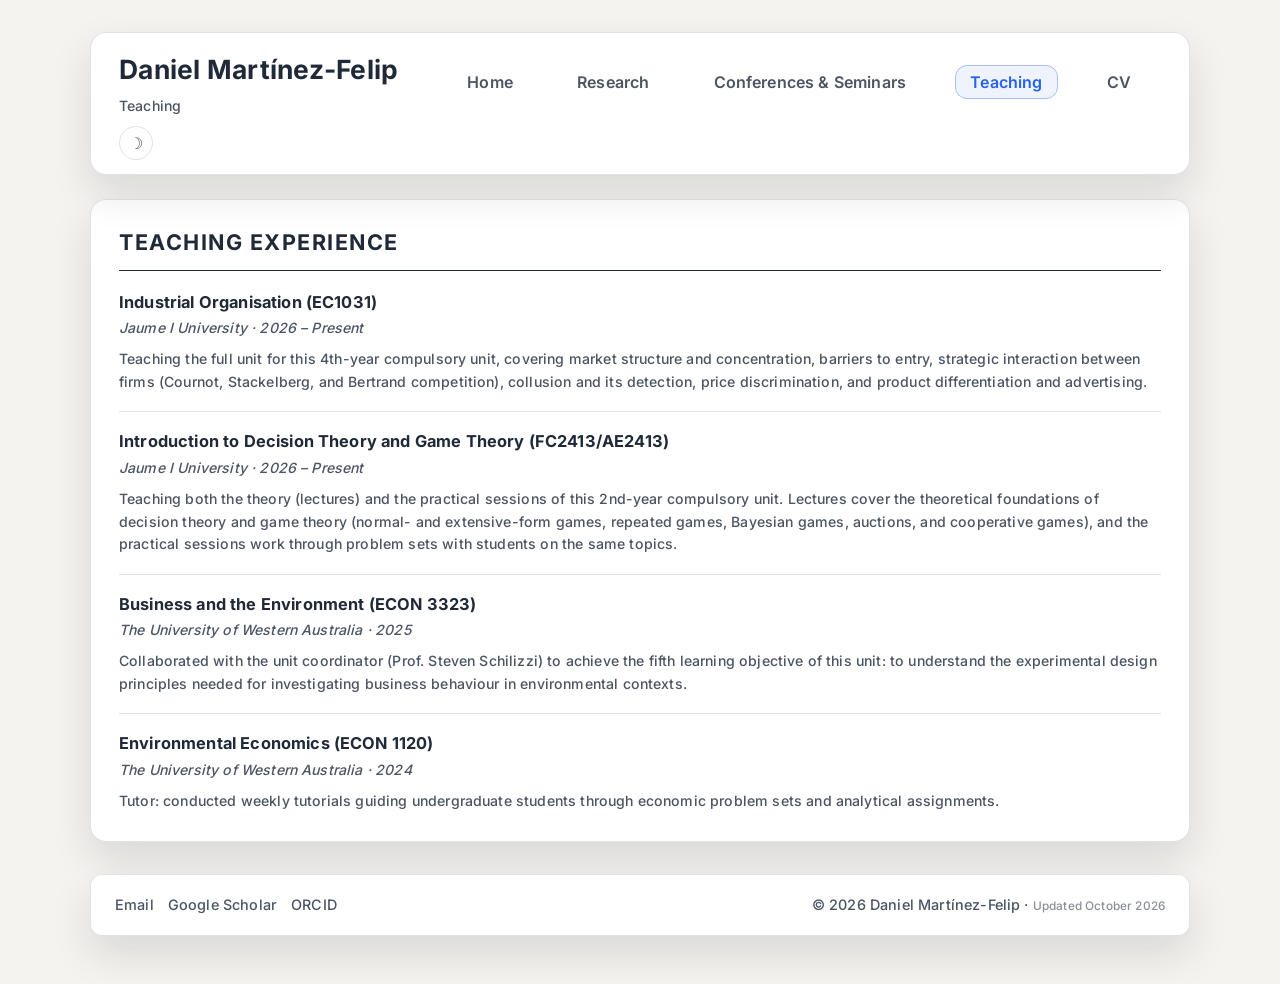
<file: teaching.html>
<!DOCTYPE html>
<html lang="en">
<head>
    <meta charset="UTF-8">
    <meta name="viewport" content="width=device-width, initial-scale=1.0">
    <title>Daniel Martínez-Felip - Teaching</title>
    <meta name="description" content="Teaching experience of Daniel Martínez-Felip at Jaume I University and the University of Western Australia, including industrial organisation, game theory, environmental economics, and experimental design.">
    <meta property="og:title" content="Teaching — Daniel Martínez-Felip">
    <meta property="og:description" content="Teaching at Jaume I University and the University of Western Australia in industrial organisation, game theory, and environmental economics.">
    <meta property="og:type" content="website">
    <meta property="og:url" content="https://danielmartinezfelip.github.io/teaching.html">
    <meta property="og:image" content="https://danielmartinezfelip.github.io/og-card.jpg">
    <meta property="og:image:width" content="1200">
    <meta property="og:image:height" content="630">
    <meta property="og:image:alt" content="Daniel Martínez-Felip — PhD, University of Western Australia. Behavioural and experimental economics.">
    <meta name="twitter:card" content="summary_large_image">
    <meta name="twitter:title" content="Teaching — Daniel Martínez-Felip">
    <meta name="twitter:description" content="Teaching at Jaume I University and the University of Western Australia in industrial organisation, game theory, and environmental economics.">
    <meta name="twitter:image" content="https://danielmartinezfelip.github.io/og-card.jpg">
    <link rel="canonical" href="https://danielmartinezfelip.github.io/teaching.html">
    <link rel="icon" type="image/svg+xml" href="favicon.svg">
    <link rel="stylesheet" href="styles.css">
    <script>(function(){var t=localStorage.getItem('theme');if(t)document.documentElement.setAttribute('data-theme',t);})();</script>
    <style>
        .teaching-entry {
            padding: 18px 0;
            border-bottom: 1px solid var(--border);
        }
        .teaching-entry:last-child {
            border-bottom: none;
            padding-bottom: 4px;
        }
        .course-title {
            display: block;
            font-size: 1.02em;
            font-weight: 700;
            color: var(--text);
            line-height: 1.4;
        }
        .course-meta {
            display: block;
            margin-top: 3px;
            color: var(--muted);
            font-size: 0.88em;
        }
        .course-responsibilities {
            margin: 8px 0 0;
            font-size: 0.88em;
            color: var(--muted);
            line-height: 1.6;
        }
    </style>
</head>
<body>
    <a class="skip-link" href="#main-content">Skip to main content</a>
    <div class="container">
        <header class="card">
            <div class="header-brand">
                <h1>Daniel Martínez-Felip</h1>
                <h2>Teaching</h2>
            </div>
            <nav>
                <ul>
                    <li><a href="index.html">Home</a></li>
                    <li><a href="research.html">Research</a></li>
                    <li><a href="conferences.html">Conferences &amp; Seminars</a></li>
                    <li><a href="teaching.html" class="nav-active">Teaching</a></li>
                    <li><a href="curriculum_vitae.html" data-cv-trigger>CV</a></li>
                </ul>
            </nav>
            <button class="theme-toggle" id="theme-toggle" aria-label="Toggle dark mode" title="Toggle dark mode"></button>
        </header>

        <main class="content card" id="main-content">
            <div class="page-section">
                <div class="section-heading">
                    <h2>Teaching Experience</h2>
                </div>

                <div class="teaching-entry">
                    <strong class="course-title">Industrial Organisation (EC1031)</strong>
                    <em class="course-meta">Jaume I University · 2026 – Present</em>
                    <p class="course-responsibilities">Teaching the full unit for this 4th-year compulsory unit, covering market structure and concentration, barriers to entry, strategic interaction between firms (Cournot, Stackelberg, and Bertrand competition), collusion and its detection, price discrimination, and product differentiation and advertising.</p>
                </div>

                <div class="teaching-entry">
                    <strong class="course-title">Introduction to Decision Theory and Game Theory (FC2413/AE2413) </strong>
                    <em class="course-meta">Jaume I University · 2026 – Present</em>
                    <p class="course-responsibilities">Teaching both the theory (lectures) and the practical sessions of this 2nd-year compulsory unit. Lectures cover the theoretical foundations of decision theory and game theory (normal- and extensive-form games, repeated games, Bayesian games, auctions, and cooperative games), and the practical sessions work through problem sets with students on the same topics.</p>
                </div>

                <div class="teaching-entry">
                    <strong class="course-title">Business and the Environment (ECON 3323)</strong>
                    <em class="course-meta">The University of Western Australia · 2025</em>
                    <p class="course-responsibilities">Collaborated with the unit coordinator (Prof. Steven Schilizzi) to achieve the fifth learning objective of this unit: to understand the experimental design principles needed for investigating business behaviour in environmental contexts.</p>
                </div>

                <div class="teaching-entry">
                    <strong class="course-title">Environmental Economics (ECON 1120)</strong>
                    <em class="course-meta">The University of Western Australia · 2024</em>
                    <p class="course-responsibilities">Tutor: conducted weekly tutorials guiding undergraduate students through economic problem sets and analytical assignments.</p>
                </div>
            </div>
        </main>

        <footer class="site-footer card">
            <div class="footer-links">
                <a href="mailto:martinezfelipd@gmail.com">Email</a>
                <a href="https://scholar.google.com/citations?user=IZFSPNoAAAAJ&hl=en">Google Scholar</a>
                <a href="https://orcid.org/0009-0000-6979-904X">ORCID</a>
            </div>
            <div>© 2026 Daniel Martínez-Felip · <span class="footer-updated">Updated October 2026</span></div>
        </footer>
    </div>

    <script src="site.js"></script>
</body>
</html>
</file>
<file: styles.css>
/* ============================================================
   Shared styles — danielmartinezfelip.github.io
   ============================================================ */

/* Inter, self-hosted. Previously an @import from fonts.googleapis.com, which
   blocks rendering until the CSS parses AND the remote sheet resolves, and
   leaves the site dependent on a third party staying up.

   Inter v20 is a variable font, so one file per subset covers every weight
   we use (400/500/600/700) — the four weights Google serves are the same
   bytes. Two files, ~130KB, instead of four duplicated downloads. */
@font-face {
    font-family: 'Inter';
    font-style: normal;
    font-weight: 100 900;
    font-display: swap;
    src: url('fonts/inter-latin.woff2') format('woff2');
    unicode-range: U+0000-00FF, U+0131, U+0152-0153, U+02BB-02BC, U+02C6, U+02DA, U+02DC, U+0304, U+0308, U+0329, U+2000-206F, U+20AC, U+2122, U+2191, U+2193, U+2212, U+2215, U+FEFF, U+FFFD;
}

/* latin-ext carries the accented characters the site actually needs —
   Martínez-Felip, Castellón, Cagliari. */
@font-face {
    font-family: 'Inter';
    font-style: normal;
    font-weight: 100 900;
    font-display: swap;
    src: url('fonts/inter-latin-ext.woff2') format('woff2');
    unicode-range: U+0100-02BA, U+02BD-02C5, U+02C7-02CC, U+02CE-02D7, U+02DD-02FF, U+0304, U+0308, U+0329, U+1D00-1DBF, U+1E00-1E9F, U+1EF2-1EFF, U+2020, U+20A0-20AB, U+20AD-20C0, U+2113, U+2C60-2C7F, U+A720-A7FF;
}

/* --- Variables -------------------------------------------- */
:root {
    color-scheme: light dark;
    --background: #f5f3ef;
    --surface: #ffffff;
    --surface-alt: #f3f4f6;
    --text: #1f2937;
    --muted: #4b5563;
    --accent: #2563eb;
    --accent-strong: #1d4ed8;
    --border: rgba(15, 23, 42, 0.12);
    --shadow: 0 18px 40px rgba(15, 23, 42, 0.12);
    --shadow-hover: 0 22px 50px rgba(15, 23, 42, 0.18);
    --radius: 16px;
    --radius-soft: 12px;
}

/* --- Base -------------------------------------------------- */
html {
    scroll-behavior: smooth;
}

body {
    font-family: 'Inter', 'Aptos', 'Segoe UI', sans-serif;
    font-size: 1rem;
    font-weight: 500;
    line-height: 1.7;
    letter-spacing: 0.01em;
    margin: 0;
    padding: 0;
    background-color: var(--background);
    color: var(--text);
    min-height: 100vh;
    display: flex;
    flex-direction: column;
}

.container {
    width: min(1100px, 92%);
    margin: auto;
    padding: 32px 0 48px;
    flex-grow: 1;
    animation: fadeIn 0.45s ease-out both;
}

/* --- Header / Nav ----------------------------------------- */
header {
    display: flex;
    align-items: center;
    flex-wrap: wrap;
    gap: 8px 24px;
    padding: 14px 28px;
    border: 1px solid var(--border);
    border-radius: var(--radius);
    background: var(--surface);
    box-shadow: var(--shadow);
    position: sticky;
    top: 16px;
    z-index: 100;
}

.header-brand {
    flex-shrink: 0;
    margin-right: auto;
}

h1 {
    font-family: 'Inter', 'Aptos', 'Segoe UI', sans-serif;
    font-size: 1.65em;
    font-variant: normal;
    letter-spacing: 0.01em;
    margin: 0;
    color: var(--text);
}


nav {
    margin-top: 0;
}

nav ul {
    padding: 0;
    list-style: none;
    margin: 0;
}

nav ul li {
    display: inline;
    margin: 0 15px;
}

nav ul li a {
    color: var(--muted);
    text-decoration: none;
    font-weight: 600;
    font-variant: normal;
    letter-spacing: 0.01em;
    padding: 6px 14px;
    border-radius: 12px;
    border: 1px solid transparent;
    transition: border-color 0.3s ease, color 0.3s ease, background-color 0.3s ease;
}

nav ul li a:hover {
    color: var(--text);
    border-color: rgba(15, 23, 42, 0.15);
    background-color: rgba(37, 99, 235, 0.06);
}

nav ul li a.nav-active {
    color: var(--accent);
    border-color: rgba(37, 99, 235, 0.35);
    background-color: rgba(37, 99, 235, 0.08);
}

/* --- Content / Cards -------------------------------------- */
.content {
    margin-top: 24px;
    background: var(--surface);
    padding: 24px 28px;
    border: 1px solid var(--border);
    border-radius: var(--radius);
    box-shadow: var(--shadow);
}

.card {
    transition: transform 0.3s ease, box-shadow 0.3s ease;
}

.card:hover {
    box-shadow: var(--shadow-hover);
}

/* --- Profile layout (index.html) -------------------------- */
.profile-layout {
    display: flex;
    gap: 24px;
    align-items: flex-start;
}

.profile-sidebar {
    flex: 0 0 24%;
    min-width: 0;
}

.profile-sidebar img {
    max-width: 100%;
    aspect-ratio: 1;
    border-radius: 50%;
    object-fit: cover;
    border: 1px solid var(--border);
}

.profile-main {
    flex: 1;
    min-width: 0;
}

/* --- Job market banner ------------------------------------ */
.job-market-banner {
    display: flex;
    align-items: center;
    gap: 10px;
    margin-bottom: 14px;
    padding: 9px 14px;
    border-radius: var(--radius-soft);
    background: rgba(22, 163, 74, 0.06);
    border: 1px solid rgba(22, 163, 74, 0.3);
    font-size: 0.88em;
}

.job-market-dot {
    width: 8px;
    height: 8px;
    border-radius: 50%;
    background: #16a34a;
    flex-shrink: 0;
    animation: pulse 2s ease-in-out infinite;
}

.job-market-text {
    color: var(--muted);
}

.job-market-text strong {
    color: #16a34a;
}

@keyframes pulse {
    0%, 100% { opacity: 1; }
    50%       { opacity: 0.4; }
}

@media (prefers-color-scheme: dark) {
    .job-market-banner {
        background: rgba(22, 163, 74, 0.08);
        border-color: rgba(74, 222, 128, 0.3);
        border-left-color: #4ade80;
    }
    .job-market-dot { background: #4ade80; }
    .job-market-text strong { color: #4ade80; }
}

h2 {
    font-family: 'Inter', 'Aptos', 'Segoe UI', sans-serif;
    font-size: 1.25em;
    font-weight: 700;
    font-variant: normal;
    letter-spacing: 0.01em;
    color: var(--text);
    margin-top: 28px;
    margin-bottom: 12px;
}

/* Header subtitle and modal title */
header h2,
.cv-modal-title {
    font-variant: normal;
    letter-spacing: 0.01em;
    font-size: 0.88em;
    font-weight: 500;
    color: var(--muted);
    margin-top: 2px;
    margin-bottom: 0;
}

h3 {
    font-family: 'Inter', 'Aptos', 'Segoe UI', sans-serif;
    font-size: 0.88em;
    font-weight: 600;
    font-variant: normal;
    letter-spacing: 0.01em;
    color: var(--muted);
    margin-top: 18px;
    margin-bottom: 8px;
}

/* --- Form elements: force font inheritance ---------------- */
button,
input,
select,
textarea {
    font-family: inherit;
    font-variant: normal;
    font-size: inherit;
    letter-spacing: inherit;
}

/* --- Skip link -------------------------------------------- */
/* Off-screen until focused, so keyboard users can jump the nav. */
.skip-link {
    position: absolute;
    left: -9999px;
    top: 0;
    z-index: 1100;
    padding: 10px 18px;
    background: var(--surface);
    color: var(--accent);
    border: 1px solid var(--accent);
    border-radius: var(--radius-soft);
    font-weight: 600;
    box-shadow: var(--shadow);
}

.skip-link:focus {
    left: 12px;
    top: 12px;
    text-decoration: none;
}

/* --- Links ------------------------------------------------ */
a {
    color: var(--accent);
    text-decoration: none;
}

a:hover {
    color: var(--accent);
    text-decoration: underline;
}

a:focus-visible,
button:focus-visible {
    outline: 2px solid var(--accent);
    outline-offset: 3px;
    border-radius: var(--radius-soft);
}

/* --- Footer ----------------------------------------------- */
.site-footer {
    margin-top: 32px;
    padding: 18px 24px;
    border-radius: var(--radius-soft);
    background: var(--surface);
    border: 1px solid var(--border);
    box-shadow: var(--shadow);
    display: flex;
    flex-wrap: wrap;
    justify-content: space-between;
    align-items: center;
    gap: 12px;
    font-size: 0.9em;
    color: var(--muted);
}

.footer-links {
    display: flex;
    flex-wrap: wrap;
    gap: 14px;
}

.footer-links a {
    color: var(--muted);
    text-decoration: none;
}

.footer-links a:hover {
    color: var(--muted);
    text-decoration: underline;
}

/* --- CV Modal --------------------------------------------- */
.cv-backdrop {
    position: fixed;
    inset: 0;
    background: rgba(15, 23, 42, 0.55);
    opacity: 0;
    visibility: hidden;
    transition: opacity 0.2s ease;
    z-index: 1000;
}

/* backdrop-filter only while open: a live full-viewport backdrop layer
   costs compositing work on every page, modal or not. */
body.cv-modal-open .cv-backdrop {
    backdrop-filter: blur(6px);
}

.cv-modal {
    position: fixed;
    inset: 6% 6%;
    background: var(--surface);
    border: 1px solid var(--border);
    border-radius: var(--radius);
    box-shadow: var(--shadow);
    display: flex;
    flex-direction: column;
    opacity: 0;
    visibility: hidden;
    transform: translateY(10px);
    transition: opacity 0.2s ease, transform 0.2s ease, visibility 0.2s ease;
    z-index: 1001;
}

.cv-modal-header {
    display: flex;
    align-items: center;
    justify-content: space-between;
    gap: 12px;
    padding: 16px 20px;
    border-bottom: 1px solid var(--border);
    background: var(--surface-alt);
    border-top-left-radius: var(--radius);
    border-top-right-radius: var(--radius);
}

.cv-modal-title {
    margin: 0;
    font-size: 1.1em;
    color: var(--text);
}

.cv-close {
    background: var(--surface);
    border: 1px solid var(--border);
    border-radius: var(--radius-soft);
    padding: 6px 14px;
    color: var(--muted);
    font-weight: 600;
    cursor: pointer;
}

.cv-modal-body {
    flex: 1;
    padding: 16px;
    display: flex;
}

.cv-modal-body iframe {
    flex: 1;
    width: 100%;
    border: 1px solid var(--border);
    border-radius: 12px;
    background: var(--surface);
    box-shadow: var(--shadow);
}

body.cv-modal-open {
    overflow: hidden;
}

body.cv-modal-open .container {
    filter: blur(4px);
    pointer-events: none;
    user-select: none;
}

body.cv-modal-open .cv-backdrop,
body.cv-modal-open .cv-modal {
    opacity: 1;
    visibility: visible;
    transform: translateY(0);
}

/* --- Page sections (shared) ------------------------------- */
.page-section {
    margin-top: 36px;
}
.page-section:first-child {
    margin-top: 0;
}
.section-heading {
    display: flex;
    align-items: baseline;
    gap: 12px;
    padding-bottom: 9px;
    border-bottom: 1.5px solid var(--text);
    margin-bottom: 2px;
}
.section-heading h2 {
    margin: 0;
    font-size: 1.35em;
    font-weight: 700;
    letter-spacing: 0.07em;
    text-transform: uppercase;
    color: var(--text);
}
.year-label {
    font-size: 0.78em;
    font-weight: 600;
    color: var(--muted);
    letter-spacing: 0.05em;
    margin: 18px 0 0;
}

/* --- Animations ------------------------------------------- */
@keyframes fadeIn {
    from { opacity: 0; transform: translateY(6px); }
    to   { opacity: 1; transform: translateY(0); }
}

/* --- Theme toggle button ---------------------------------- */
.theme-toggle {
    position: static;
    background: transparent;
    border: 1px solid var(--border);
    border-radius: 50%;
    width: 34px;
    height: 34px;
    flex-shrink: 0;
    display: flex;
    align-items: center;
    justify-content: center;
    cursor: pointer;
    color: var(--muted);
    font-size: 1em;
    line-height: 1;
    transition: color 0.2s, border-color 0.2s, background-color 0.2s;
}

.theme-toggle:hover {
    color: var(--text);
    border-color: var(--muted);
    background: var(--surface-alt);
}

/* icon: show moon (switch to dark) by default in light mode */
.theme-toggle::before { content: '☽'; }

/* icon: show sun (switch to light) when system is dark but no override */
@media (prefers-color-scheme: dark) {
    :root:not([data-theme]) .theme-toggle::before { content: '☀'; }
}

/* icon: follow forced theme */
[data-theme="dark"]  .theme-toggle::before { content: '☀'; }
[data-theme="light"] .theme-toggle::before { content: '☽'; }

/* --- Paper keywords --------------------------------------- */
.paper-badges {
    display: flex;
    flex-wrap: wrap;
    gap: 5px;
    margin-bottom: 7px;
}

.paper-keywords {
    display: flex;
    flex-wrap: wrap;
    gap: 5px;
    margin-top: 8px;
}

.keyword-tag {
    font-size: 0.7em;
    padding: 2px 8px;
    border-radius: 99px;
    background: var(--surface-alt);
    border: 1px solid var(--border);
    color: var(--muted);
    font-family: inherit;
}

/* --- Dark mode (system preference) ------------------------ */
@media (prefers-color-scheme: dark) {
    :root {
        --background: #111111;
        --surface: #1e1e1e;
        --surface-alt: #282828;
        --text: #f0f0f0;
        --muted: #9a9a9a;
        --accent: #60a5fa;
        --accent-strong: #93c5fd;
        --border: rgba(255, 255, 255, 0.10);
        --shadow: 0 18px 40px rgba(0, 0, 0, 0.35);
        --shadow-hover: 0 22px 50px rgba(0, 0, 0, 0.45);
    }

}

/* --- Force light mode (overrides system dark) ------------- */
[data-theme="light"] {
    --background: #f5f3ef;
    --surface: #ffffff;
    --surface-alt: #f3f4f6;
    --text: #1f2937;
    --muted: #4b5563;
    --accent: #2563eb;
    --accent-strong: #1d4ed8;
    --border: rgba(15, 23, 42, 0.12);
    --shadow: 0 18px 40px rgba(15, 23, 42, 0.12);
    --shadow-hover: 0 22px 50px rgba(15, 23, 42, 0.18);
}

[data-theme="light"] .job-market-banner {
    background: rgba(22, 163, 74, 0.06);
    border-color: rgba(22, 163, 74, 0.3);
    border-left-color: #16a34a;
}

[data-theme="light"] .job-market-dot { background: #16a34a; }
[data-theme="light"] .job-market-text strong { color: #16a34a; }

/* --- Force dark mode -------------------------------------- */
[data-theme="dark"] {
    --background: #111111;
    --surface: #1e1e1e;
    --surface-alt: #282828;
    --text: #f0f0f0;
    --muted: #9a9a9a;
    --accent: #60a5fa;
    --accent-strong: #93c5fd;
    --border: rgba(255, 255, 255, 0.10);
    --shadow: 0 18px 40px rgba(0, 0, 0, 0.45);
    --shadow-hover: 0 22px 50px rgba(0, 0, 0, 0.55);
}

[data-theme="dark"] .job-market-banner {
    background: rgba(22, 163, 74, 0.08);
    border-color: rgba(74, 222, 128, 0.3);
    border-left-color: #4ade80;
}

[data-theme="dark"] .job-market-dot { background: #4ade80; }
[data-theme="dark"] .job-market-text strong { color: #4ade80; }

/* --- Scroll-to-top button --------------------------------- */
.scroll-top-btn {
    position: fixed;
    bottom: 28px;
    right: 28px;
    width: 38px;
    height: 38px;
    border-radius: 50%;
    background: var(--surface);
    border: 1px solid var(--border);
    color: var(--muted);
    cursor: pointer;
    display: flex;
    align-items: center;
    justify-content: center;
    font-size: 1.1em;
    box-shadow: var(--shadow);
    opacity: 0;
    visibility: hidden;
    transform: translateY(8px);
    transition: opacity 0.25s ease, visibility 0.25s ease, transform 0.25s ease,
                background-color 0.2s, color 0.2s, border-color 0.2s;
    z-index: 500;
}
.scroll-top-btn.visible {
    opacity: 1;
    visibility: visible;
    transform: translateY(0);
}
.scroll-top-btn:hover {
    background: var(--surface-alt);
    color: var(--text);
    border-color: var(--muted);
}

/* --- Mobile hamburger menu -------------------------------- */
.hamburger {
    display: none;
    background: transparent;
    border: 1px solid var(--border);
    border-radius: var(--radius-soft);
    width: 36px;
    height: 36px;
    flex-direction: column;
    align-items: center;
    justify-content: center;
    gap: 5px;
    cursor: pointer;
    padding: 0;
    flex-shrink: 0;
    transition: background-color 0.2s, border-color 0.2s;
}
.hamburger:hover {
    background: var(--surface-alt);
    border-color: var(--muted);
}
.hamburger-line {
    width: 18px;
    height: 2px;
    background: var(--muted);
    border-radius: 2px;
    transition: transform 0.22s ease, opacity 0.22s ease;
    pointer-events: none;
}
.hamburger.open .hamburger-line:nth-child(1) { transform: translateY(7px) rotate(45deg); }
.hamburger.open .hamburger-line:nth-child(2) { opacity: 0; }
.hamburger.open .hamburger-line:nth-child(3) { transform: translateY(-7px) rotate(-45deg); }

@media (max-width: 768px) {
    .hamburger { display: flex; }

    nav.nav-collapsible {
        display: none;
        width: 100%;
        order: 10;
        margin-top: 4px;
    }
    nav.nav-collapsible.open { display: block; }

    nav.nav-collapsible ul {
        display: flex;
        flex-direction: column;
        gap: 4px;
        padding: 0;
    }
    nav.nav-collapsible ul li {
        display: block;
        margin: 0;
    }
    nav.nav-collapsible ul li a {
        display: block;
        text-align: center;
        padding: 8px 14px;
    }
}

/* --- Paper status pipeline -------------------------------- */
.paper-pipeline {
    display: flex;
    align-items: center;
    margin: 6px 0 2px;
    overflow-x: auto;
    -webkit-overflow-scrolling: touch;
    scrollbar-width: none;
    flex-wrap: nowrap;
}
.paper-pipeline::-webkit-scrollbar { display: none; }

.pipeline-step {
    display: flex;
    align-items: center;
    flex-shrink: 0;
}
.pipeline-stage {
    font-size: 0.62em;
    font-weight: 600;
    padding: 1px 6px;
    border-radius: 3px;
    color: var(--muted);
    background: transparent;
    border: 1px solid var(--border);
    white-space: nowrap;
    letter-spacing: 0.02em;
    opacity: 0.65;
}
.pipeline-stage.done {
    background: transparent;
    border-color: rgba(22, 163, 74, 0.35);
    color: #15803d;
    opacity: 1;
}
[data-theme="dark"] .pipeline-stage.done { color: #4ade80; }
@media (prefers-color-scheme: dark) {
    :root:not([data-theme]) .pipeline-stage.done { color: #4ade80; }
}
.pipeline-stage.active {
    background: rgba(37, 99, 235, 0.08);
    border-color: rgba(37, 99, 235, 0.4);
    color: var(--accent);
    font-weight: 700;
    opacity: 1;
}
.pipeline-connector {
    width: 10px;
    height: 1px;
    background: var(--border);
    flex-shrink: 0;
    opacity: 0.5;
}

/* --- BibTeX cite button ----------------------------------- */
.cite-btn {
    background: transparent;
    border: 1px solid var(--border);
    border-radius: 99px;
    padding: 3px 11px;
    color: var(--muted);
    font-family: 'Inter', 'Aptos', 'Segoe UI', sans-serif;
    font-size: 0.82em;
    font-weight: 600;
    cursor: pointer;
    display: inline-flex;
    align-items: center;
    gap: 5px;
    transition: color 0.2s ease, border-color 0.2s ease, background-color 0.2s ease;
}
.cite-btn:hover {
    color: var(--text);
    border-color: var(--accent);
    background-color: rgba(37, 99, 235, 0.06);
}
.cite-btn.copied {
    color: #15803d;
    border-color: rgba(22, 163, 74, 0.4);
    background: rgba(22, 163, 74, 0.07);
}
[data-theme="dark"] .cite-btn.copied { color: #4ade80; }
@media (prefers-color-scheme: dark) {
    :root:not([data-theme]) .cite-btn.copied { color: #4ade80; }
}

/* --- Statement snippets (research / teaching) ------------- */
.statement-card {
    margin: 20px 0 4px;
    padding: 14px 16px;
    background: var(--surface-alt);
    border: 1px solid var(--border);
    border-radius: var(--radius-soft);
    font-size: 0.92em;
}
.statement-card-label {
    font-size: 0.68em;
    font-weight: 700;
    text-transform: uppercase;
    letter-spacing: 0.09em;
    color: var(--accent);
    margin-bottom: 7px;
}
.statement-excerpt {
    color: var(--muted);
    line-height: 1.65;
    margin: 0 0 8px;
}
.statement-more-btn {
    background: transparent;
    border: none;
    padding: 0;
    color: var(--accent);
    font-size: 0.85em;
    font-weight: 600;
    cursor: pointer;
    font-family: inherit;
    letter-spacing: inherit;
}
.statement-more-btn:hover { text-decoration: underline; }

.statement-full {
    display: none;
    margin-top: 10px;
    padding-top: 10px;
    border-top: 1px solid var(--border);
    color: var(--muted);
    line-height: 1.65;
}
.statement-full.open {
    display: block;
    animation: fadeIn 0.2s ease-out both;
}

/* --- Last updated (footer) -------------------------------- */
.footer-updated {
    font-size: 0.82em;
    color: var(--muted);
    opacity: 0.65;
}

/* --- Print ------------------------------------------------- */
/* Academic pages get printed. Drop the chrome, keep the content,
   and spell out link targets that would otherwise be lost on paper. */
@media print {
    :root {
        --text: #000;
        --muted: #333;
        --border: #bbb;
        --surface: #fff;
        --surface-alt: #fff;
        --accent: #000;
        --accent-strong: #000;
        --shadow: none;
        --shadow-hover: none;
    }

    body {
        background: #fff;
        color: #000;
        font-size: 11pt;
    }

    .container {
        width: 100%;
        max-width: none;
        margin: 0;
        padding: 0;
        animation: none;
    }

    .card,
    .content,
    .site-footer {
        background: #fff;
        border: none;
        box-shadow: none;
        padding: 0;
        margin: 0 0 12pt;
        animation: none;
    }

    /* Interactive-only chrome has no meaning on paper. */
    header nav,
    .hamburger,
    .theme-toggle,
    .scroll-top-btn,
    .skip-link,
    .cv-backdrop,
    .cv-modal,
    .abstract-toggle,
    .cite-btn,
    .statement-more-btn,
    #conf-map,
    .map-legend,
    .job-market-banner a {
        display: none !important;
    }

    /* Collapsed sections must print open — otherwise the page is empty. */
    .abstract-body,
    .statement-full {
        display: block !important;
        border: 1px solid #ccc;
        background: #fff;
    }

    a {
        color: #000;
        text-decoration: underline;
    }

    /* Show real destinations for external links only. */
    .content a[href^="http"]::after {
        content: " (" attr(href) ")";
        font-size: 0.82em;
        color: #444;
        word-break: break-all;
    }

    .paper-entry,
    .teaching-entry,
    .tl-entry {
        page-break-inside: avoid;
        break-inside: avoid;
    }

    h1, h2, h3 {
        page-break-after: avoid;
        break-after: avoid;
    }

    .profile-layout {
        display: block;
    }

    .profile-sidebar {
        width: 100%;
    }
}

/* --- Reduced motion --------------------------------------- */
@media (prefers-reduced-motion: reduce) {
    header { animation: none; }
    .container { animation: none; }
    .card { transition: none; }
    .scroll-top-btn { transition: none; }
    .hamburger-line { transition: none; }
}

/* --- Responsive ------------------------------------------- */
@media (max-width: 768px) {
    .profile-layout {
        flex-direction: column;
    }

    .profile-sidebar {
        flex: none;
        width: 100%;
    }

    .site-footer {
        border-radius: 18px;
    }

    .cv-modal {
        inset: 4% 4%;
    }

    .cv-modal-header {
        padding: 12px 16px;
    }

    .cv-modal-body {
        padding: 12px;
    }

    .job-market-banner {
        flex-wrap: wrap;
    }
}
</file>
